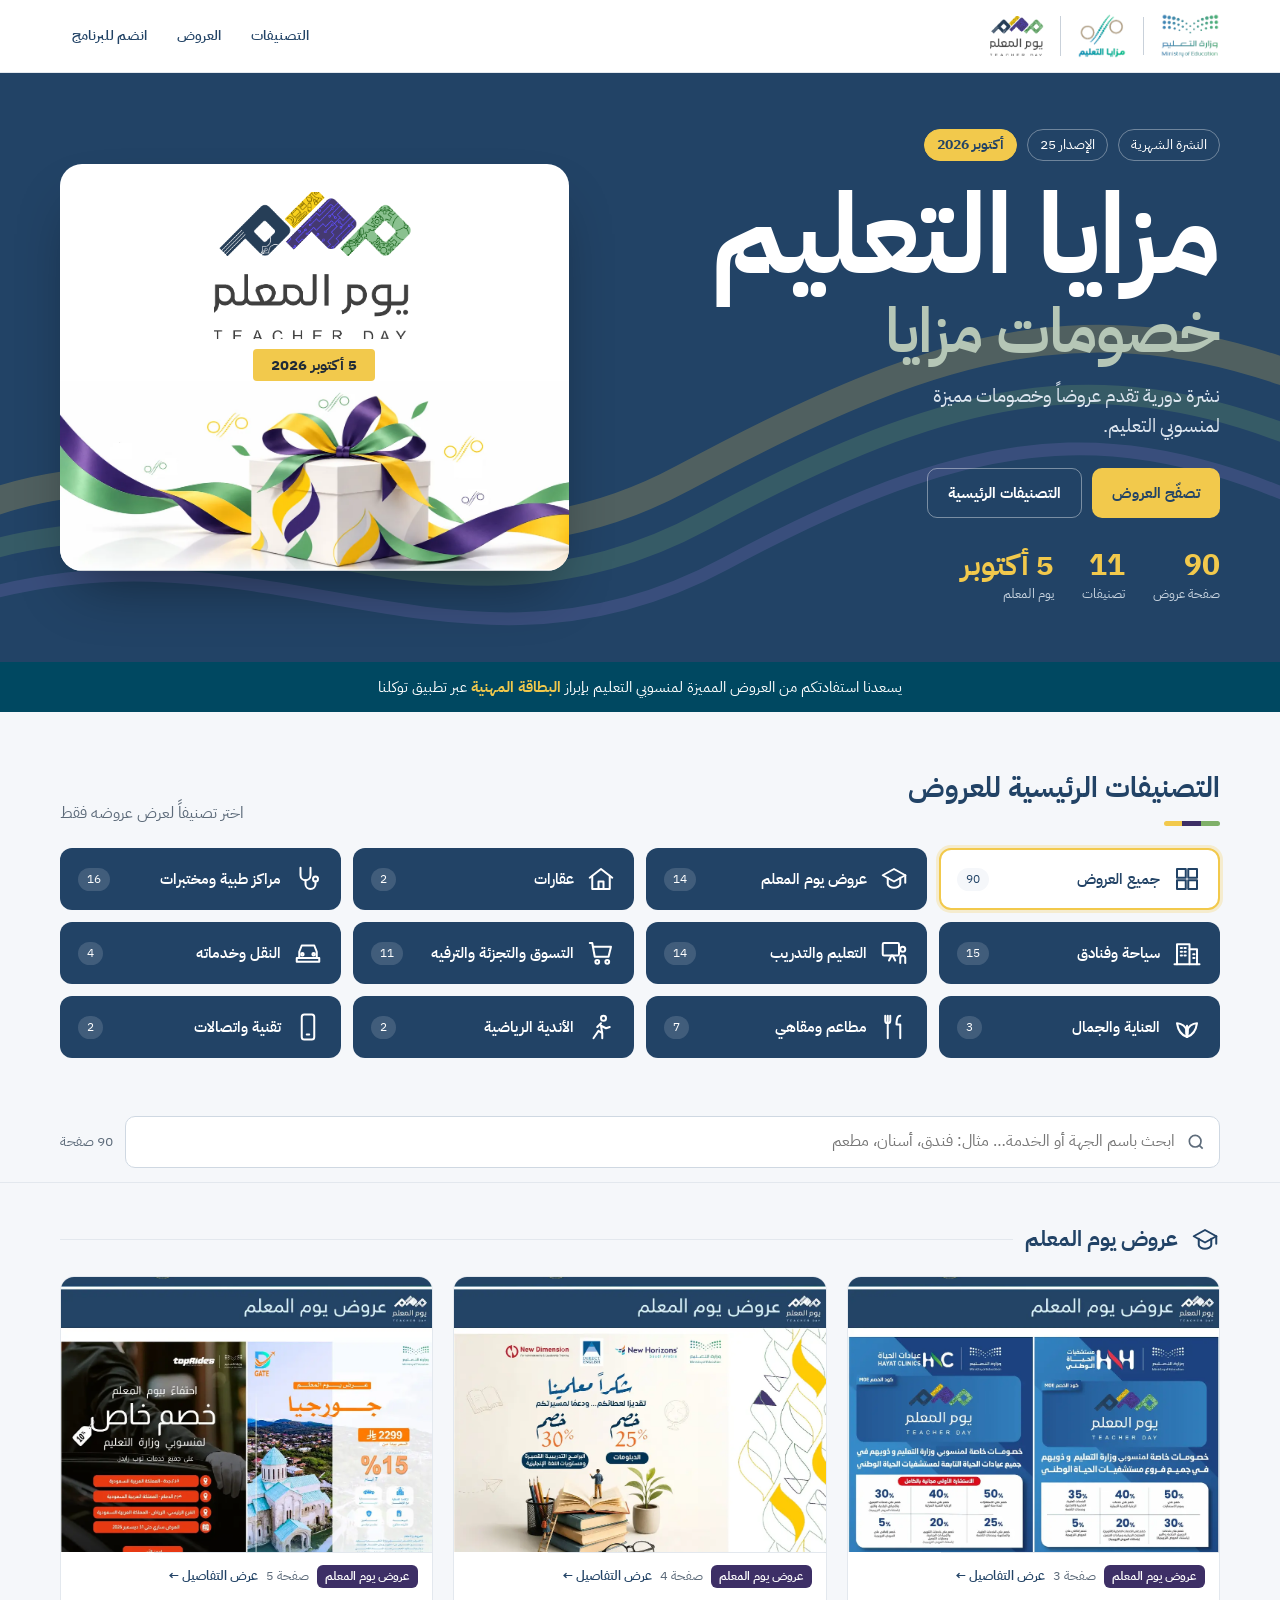
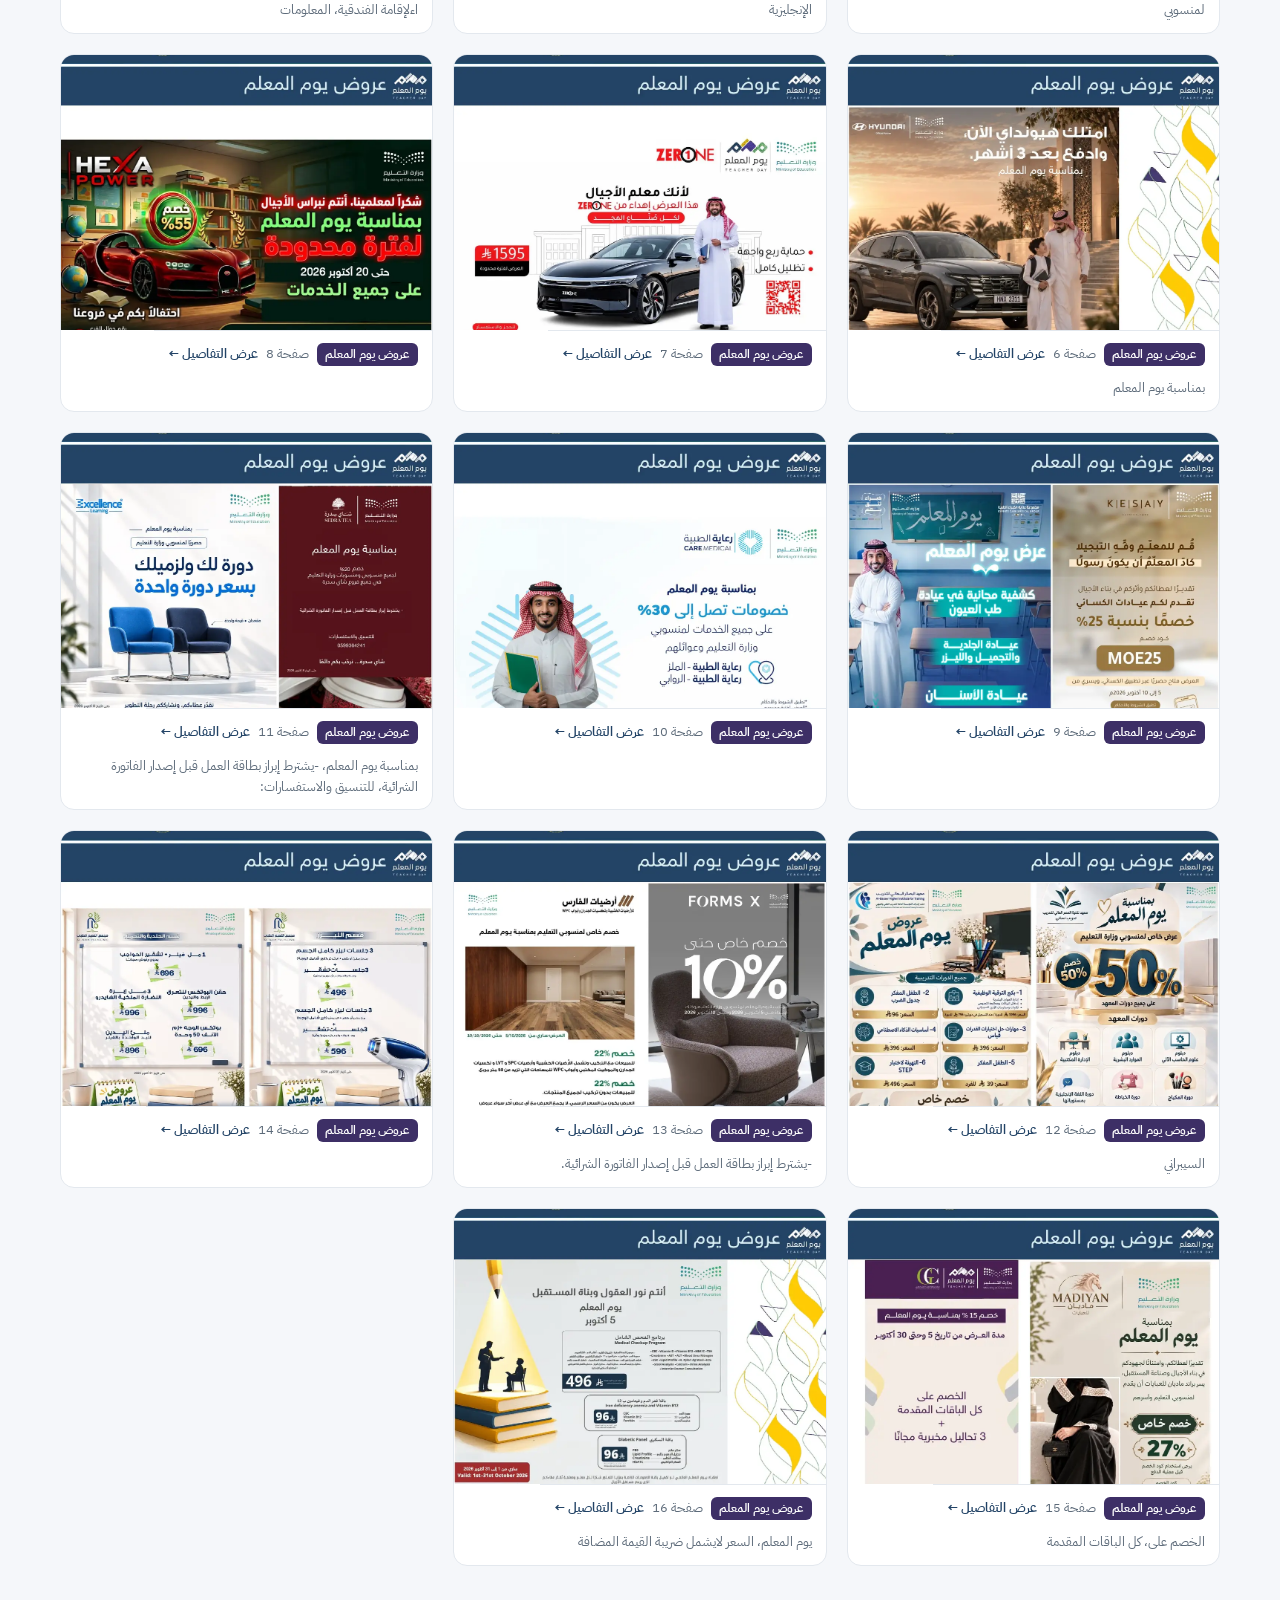
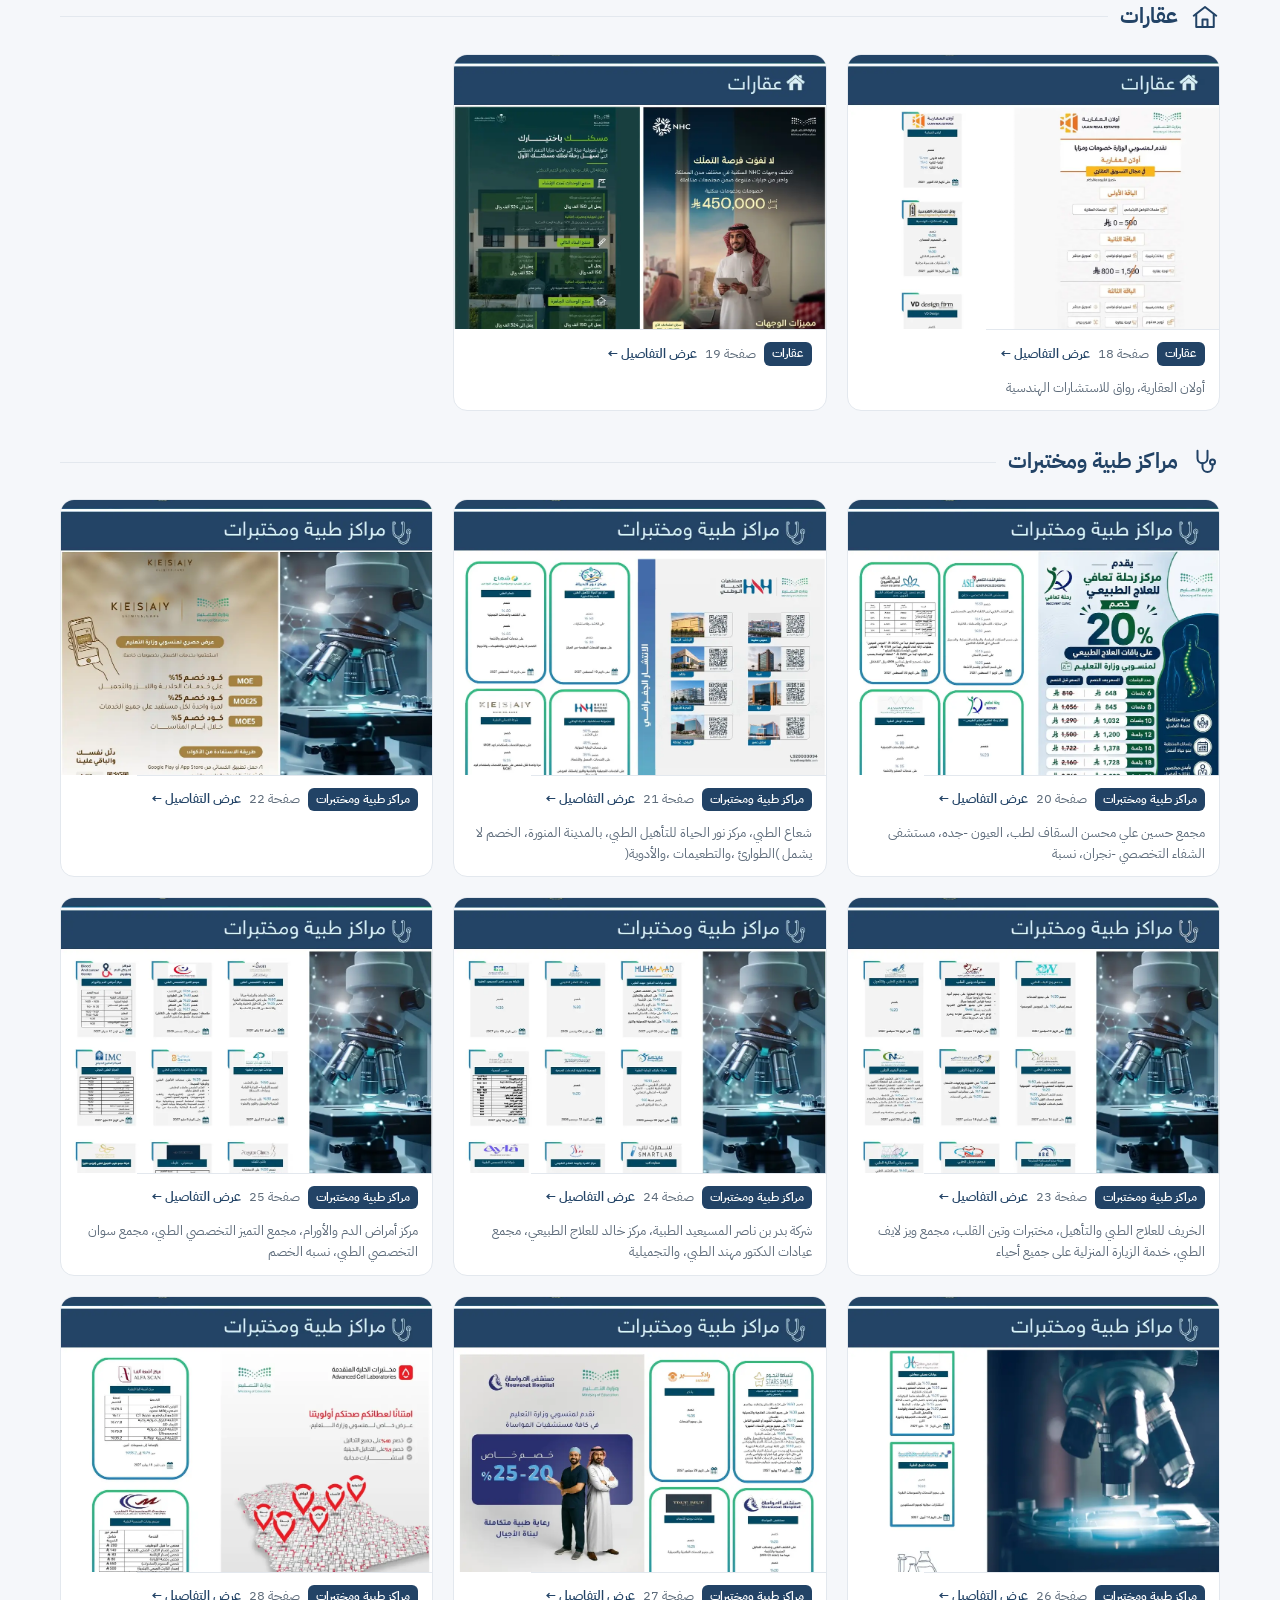
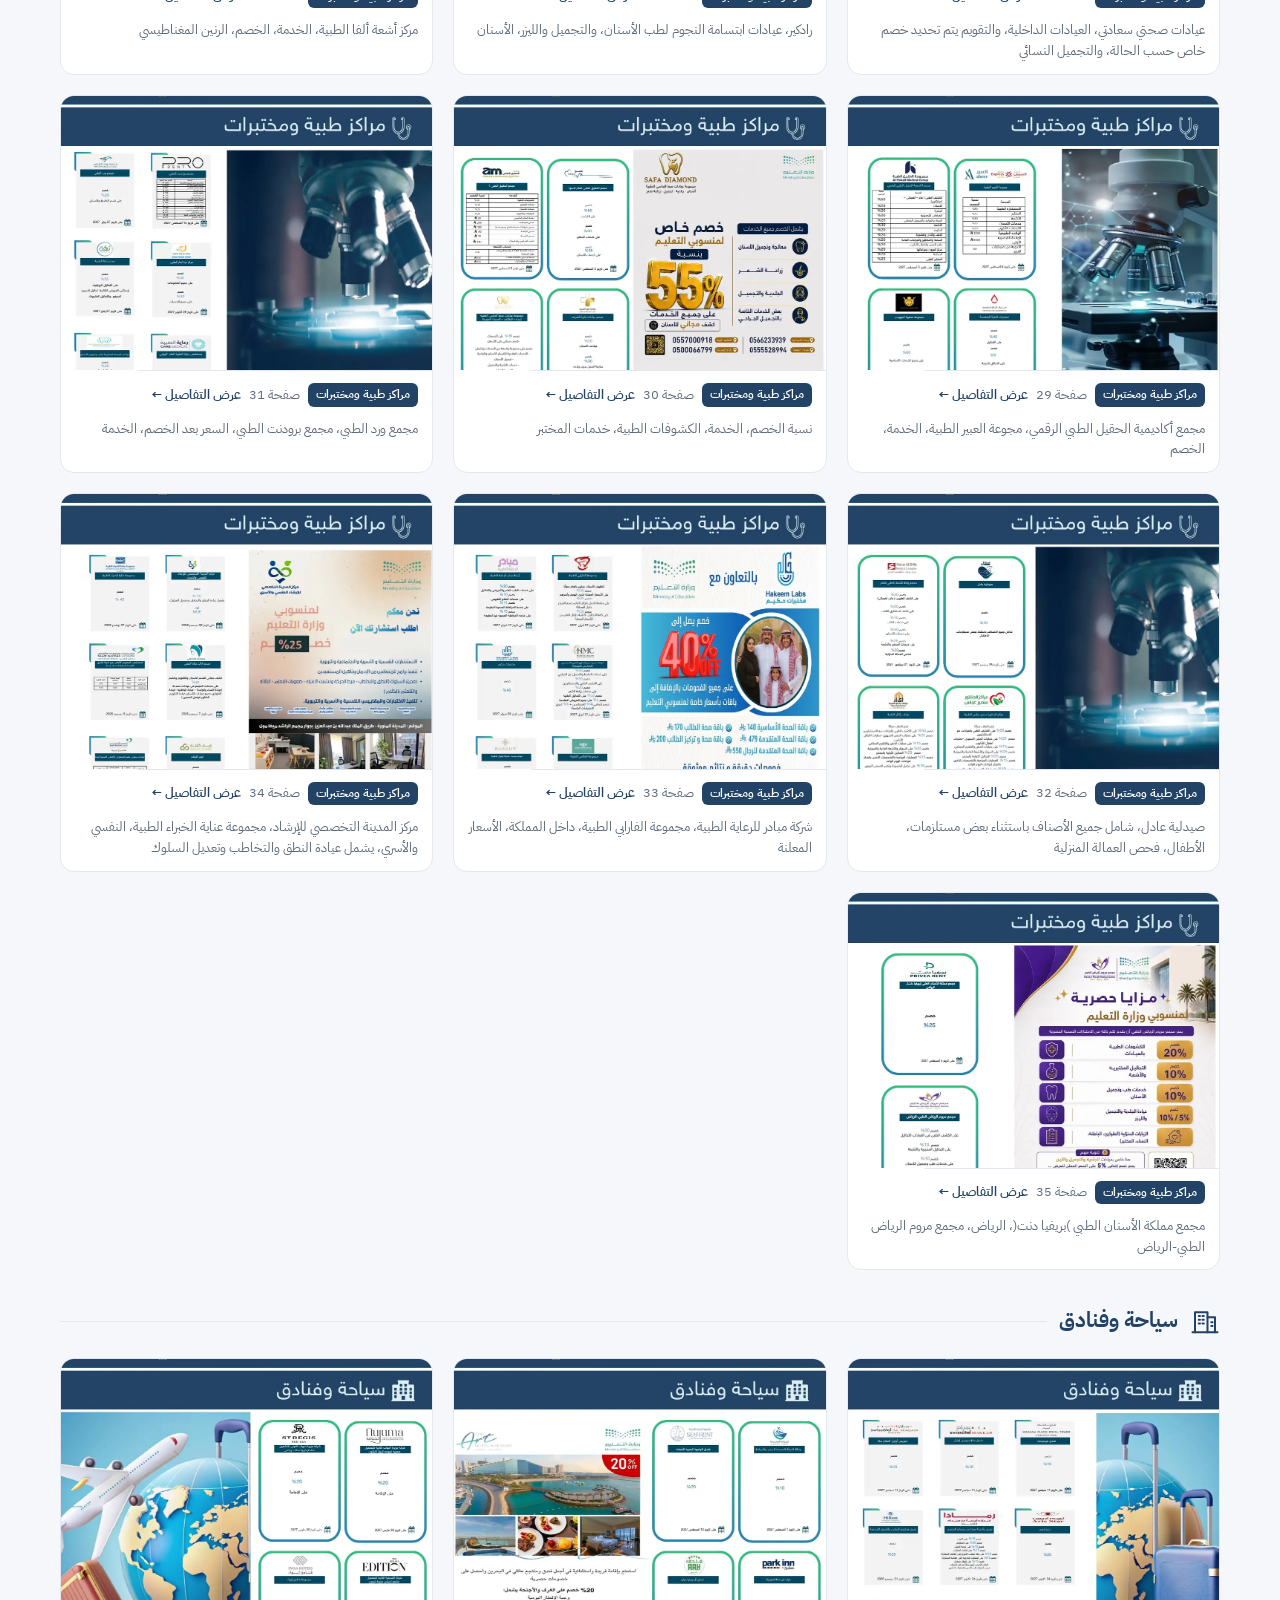
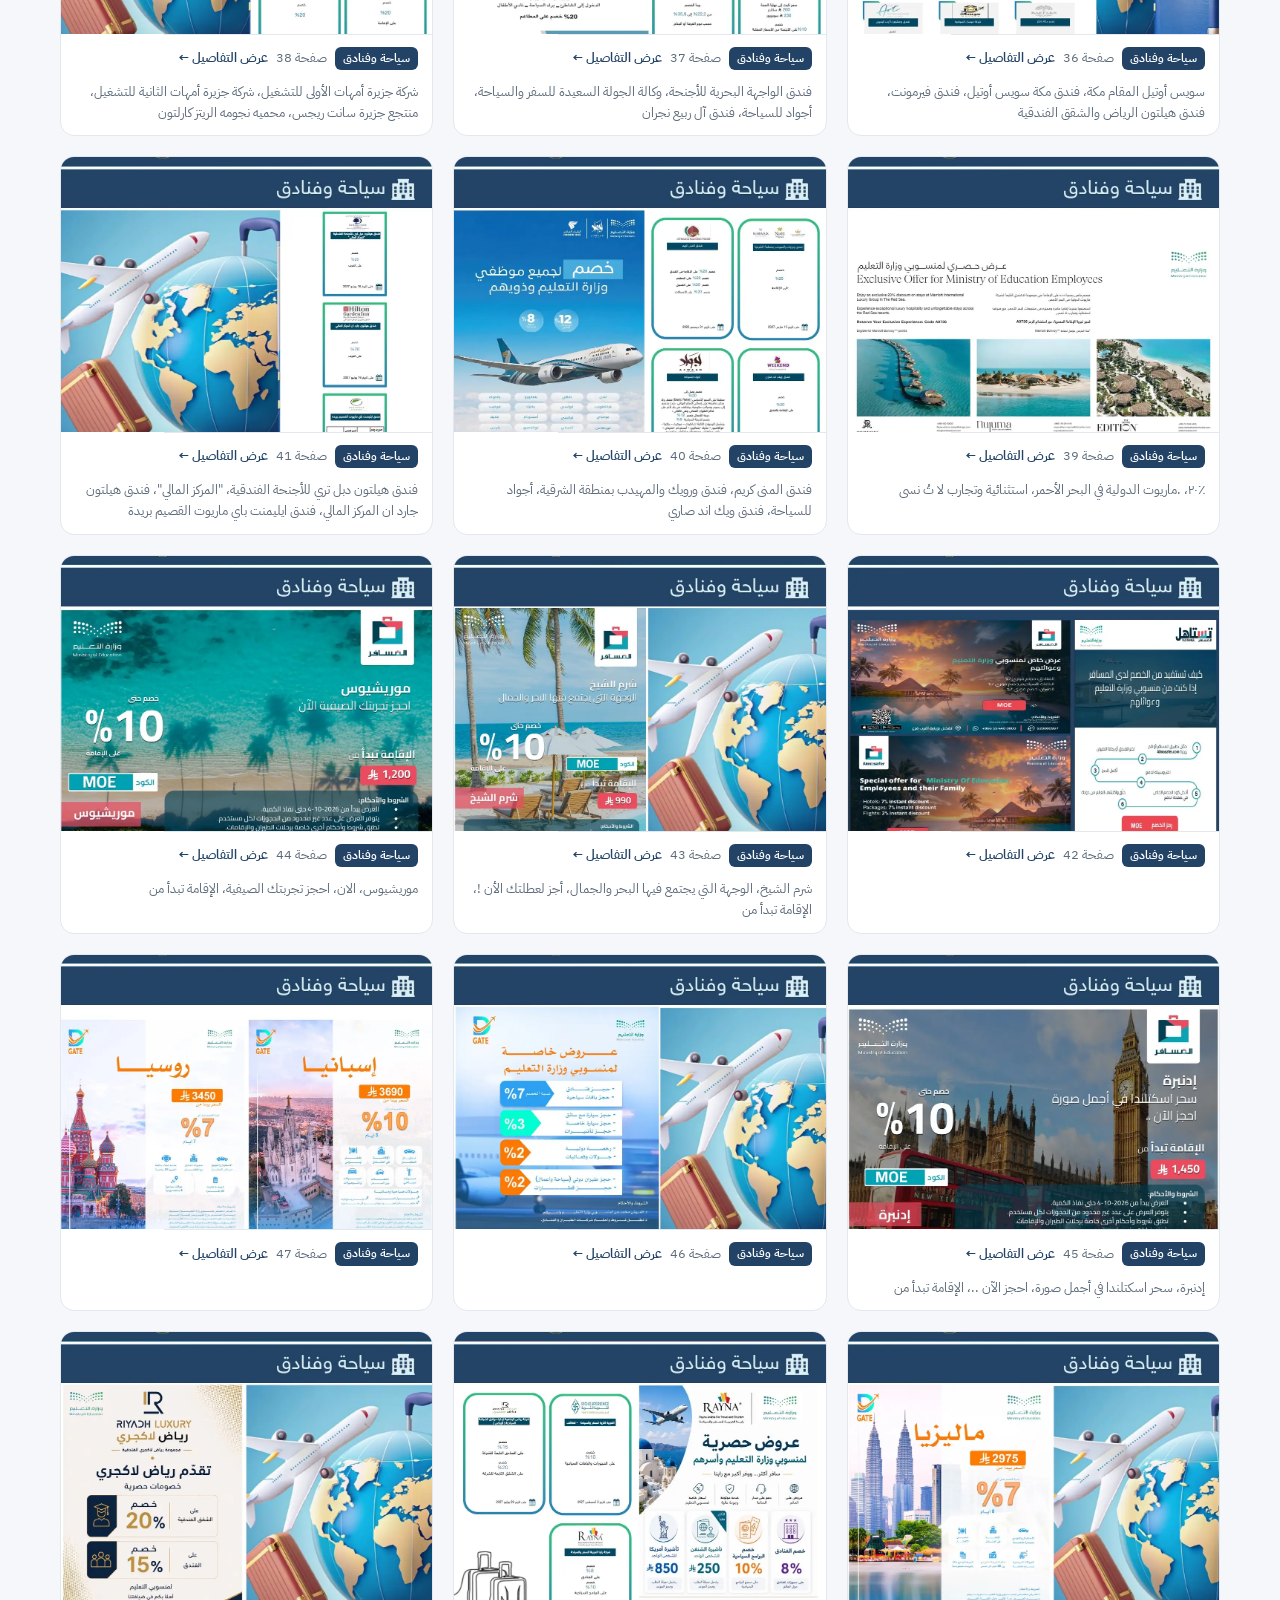
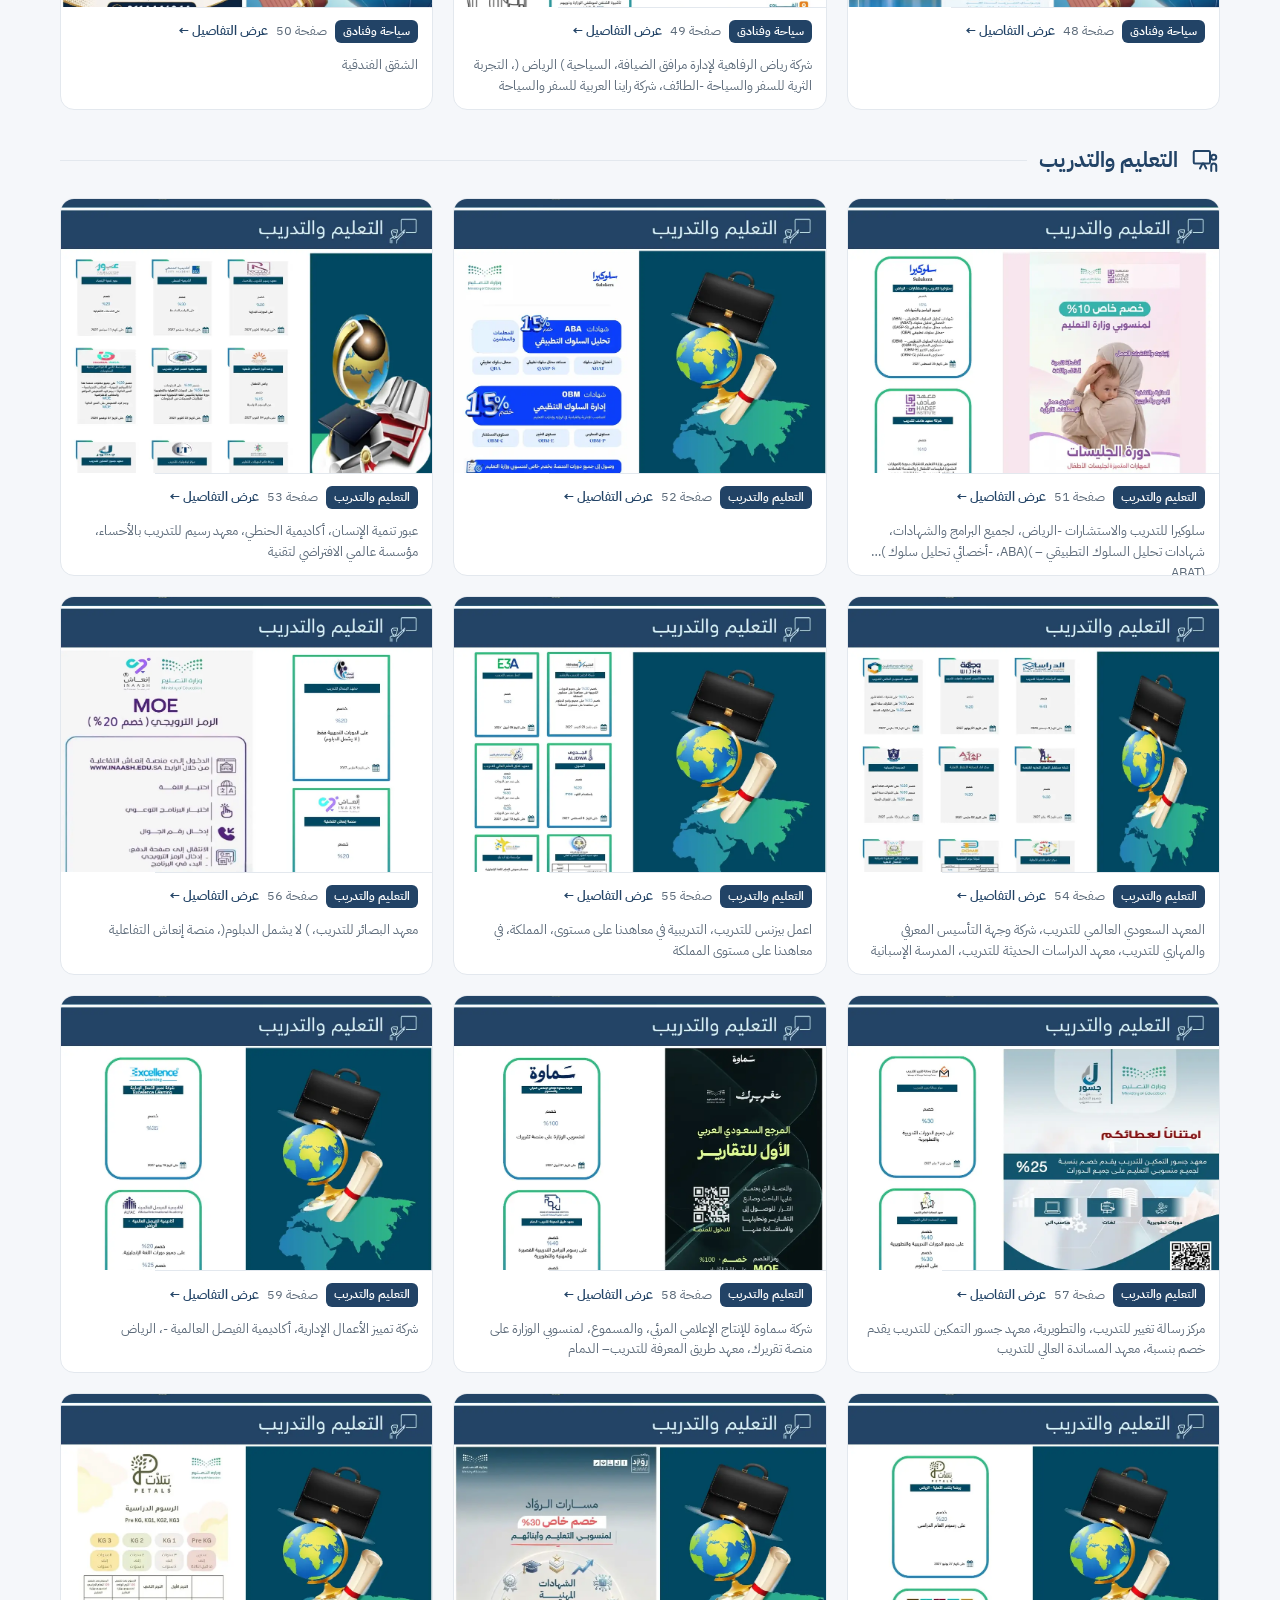
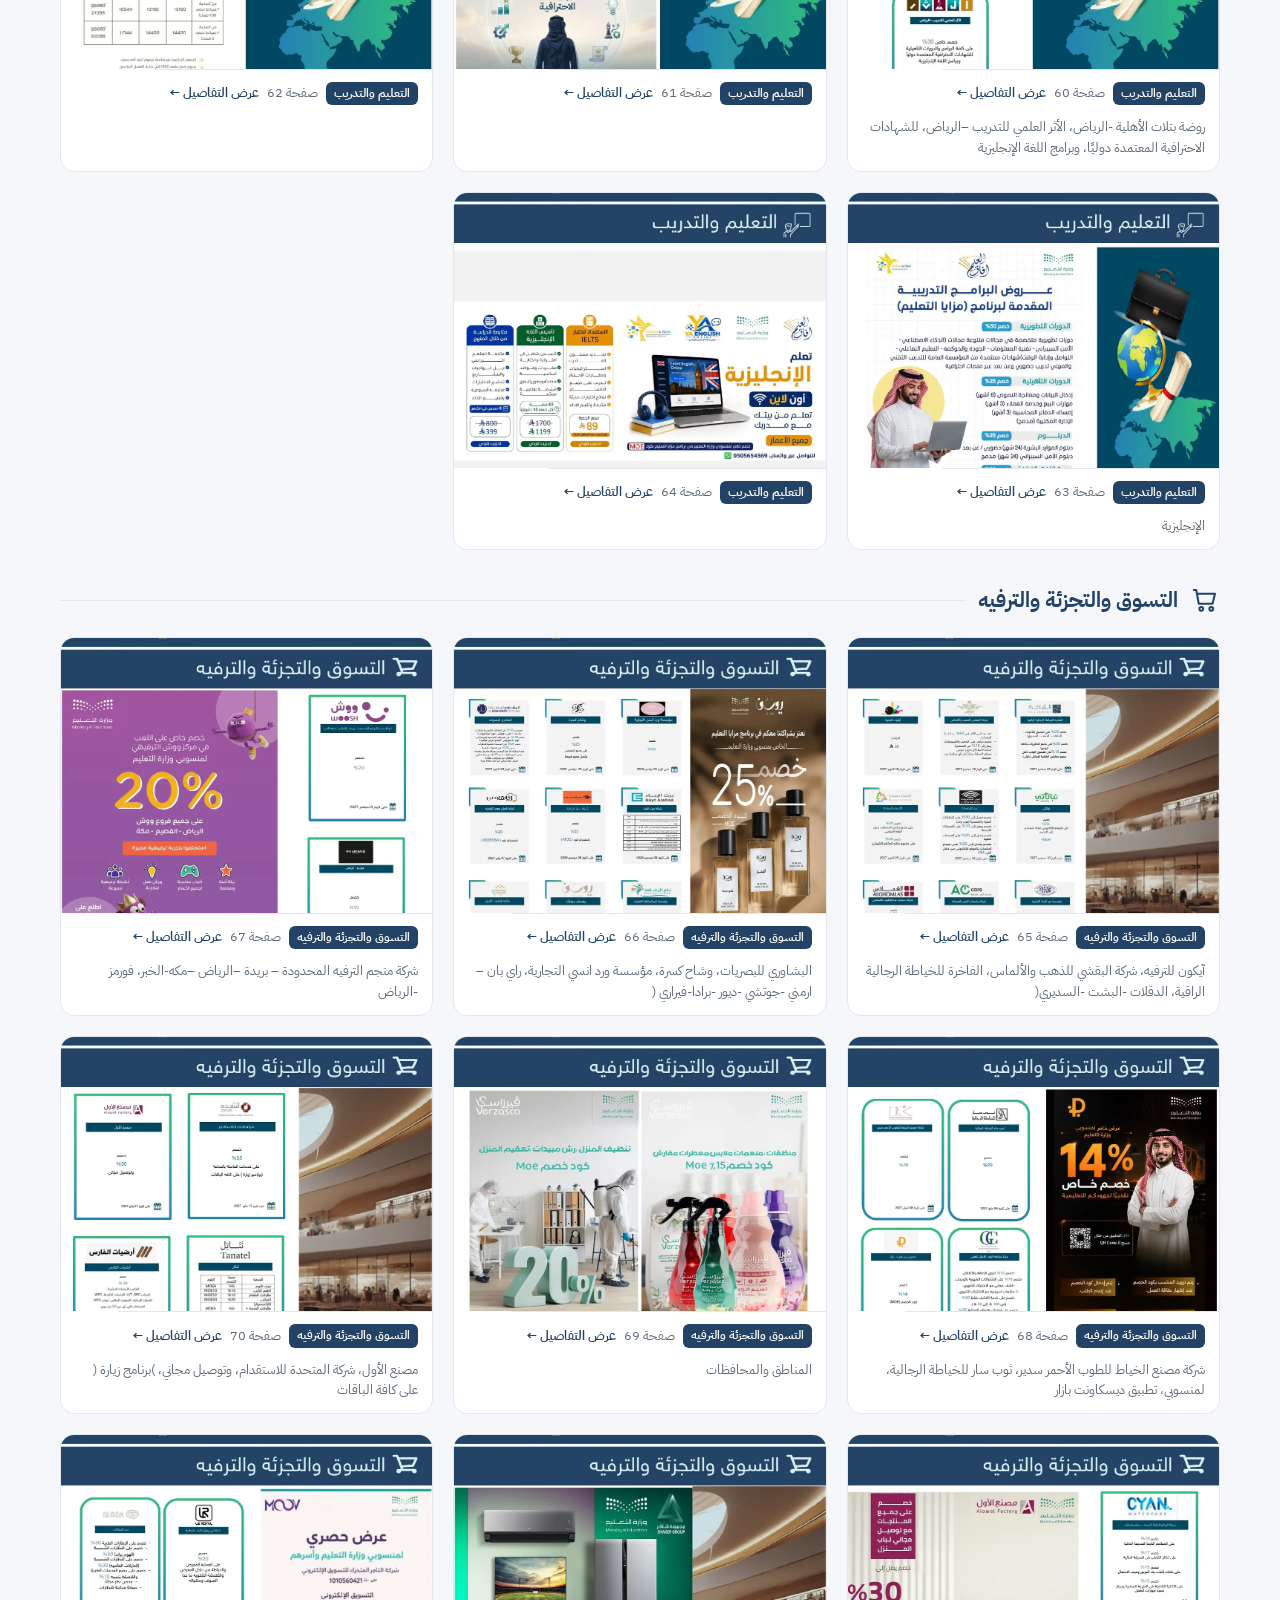
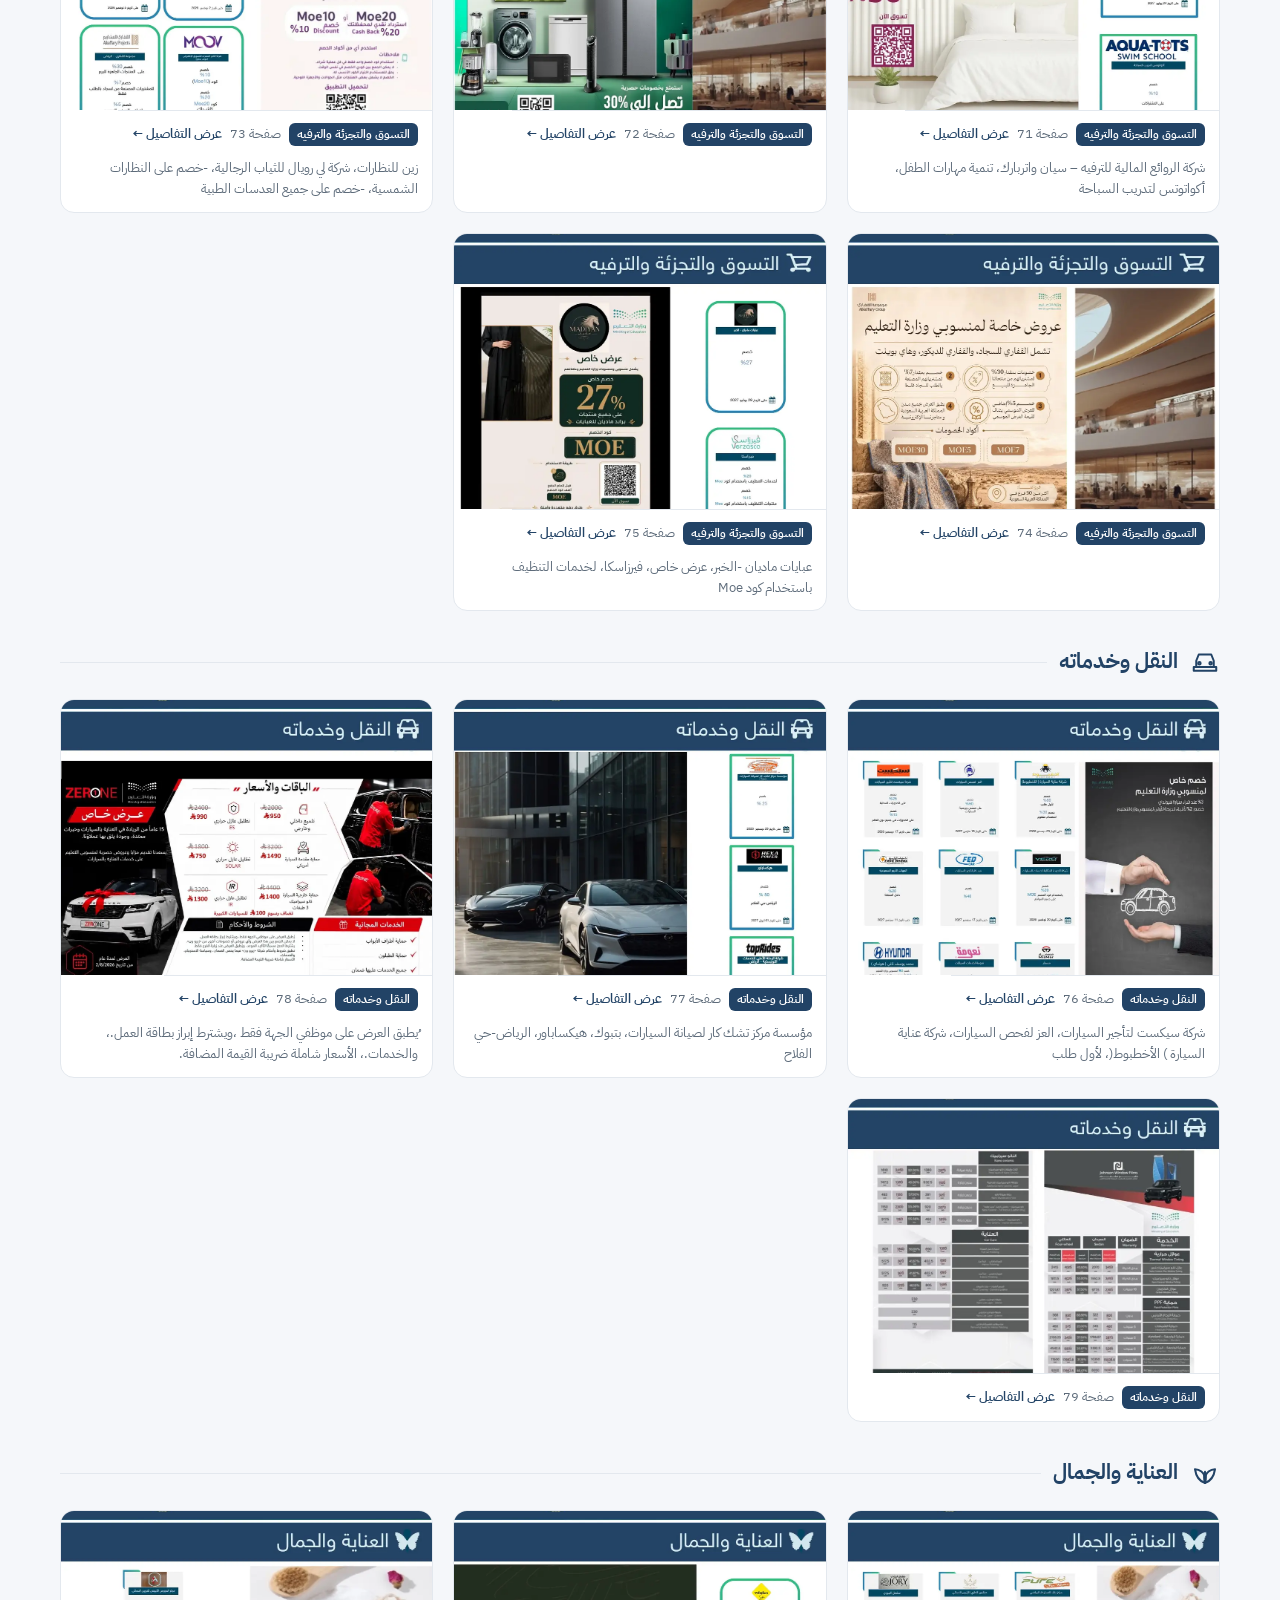
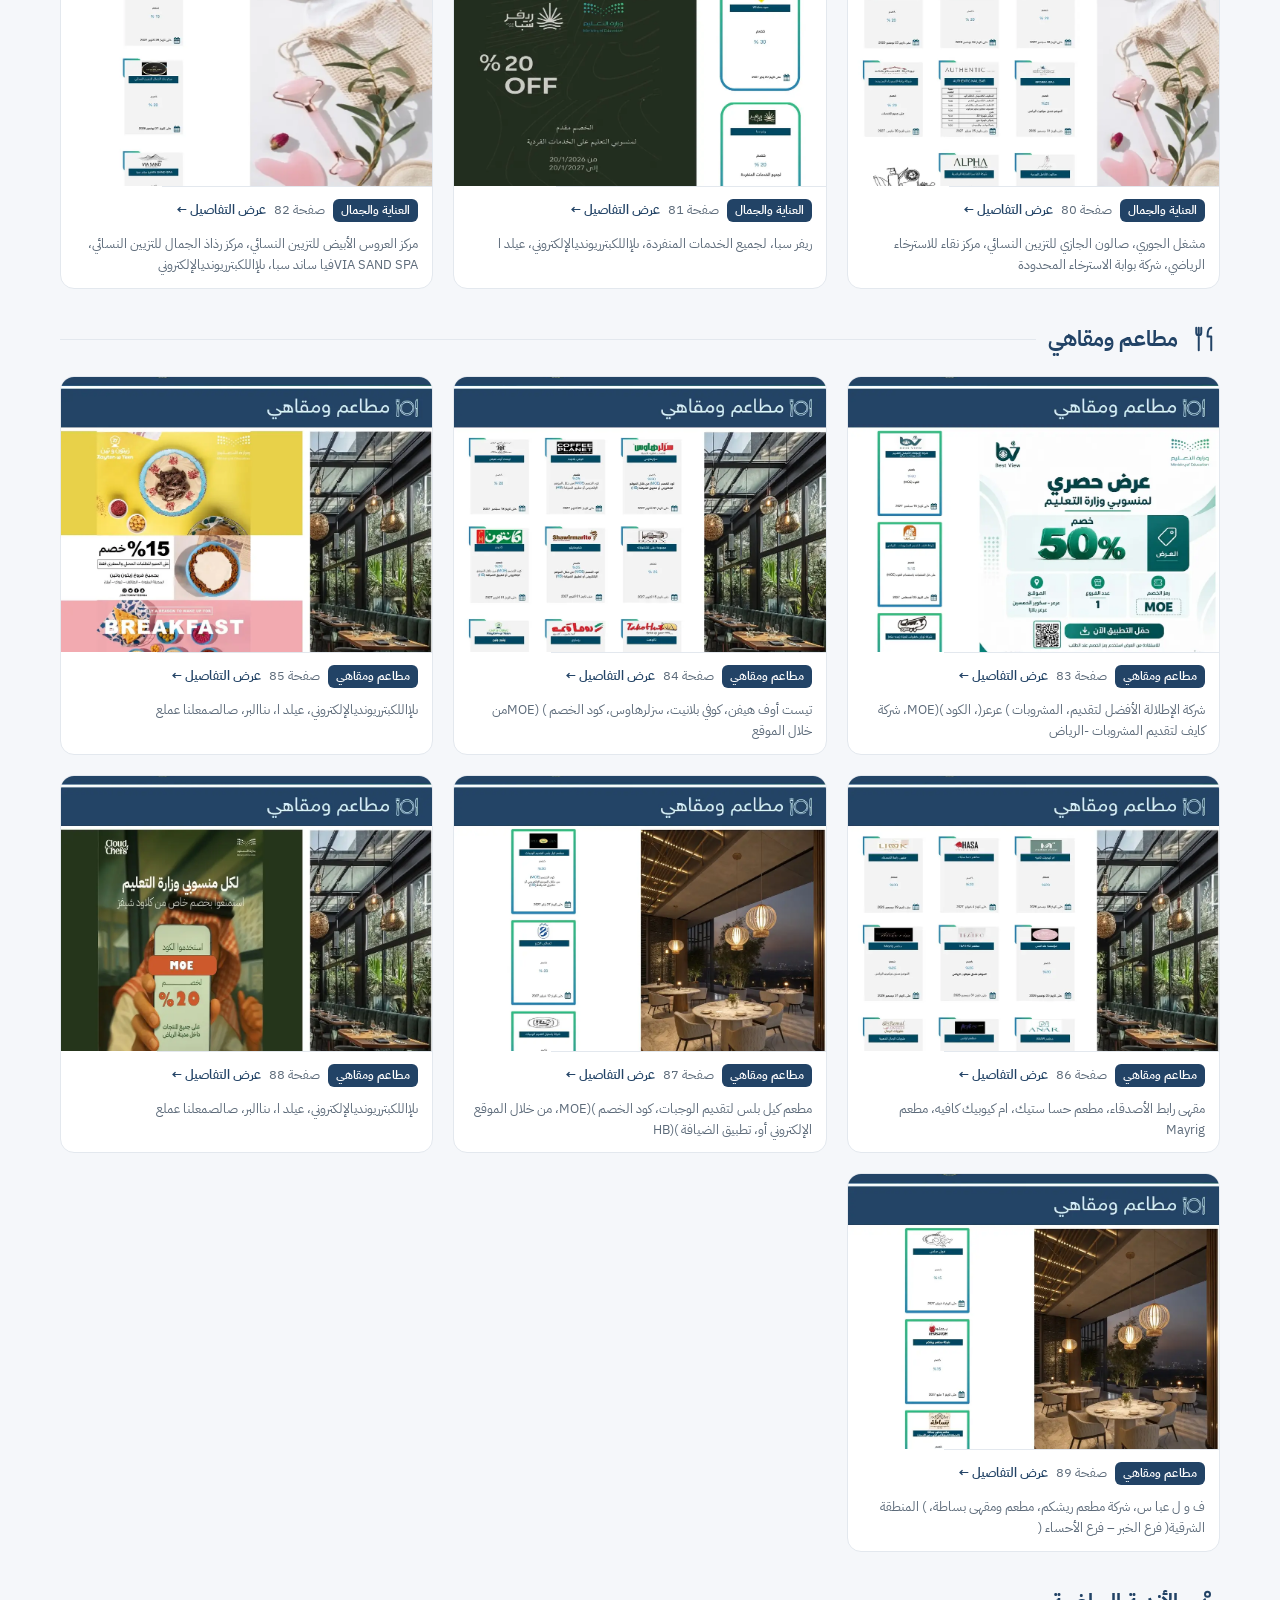
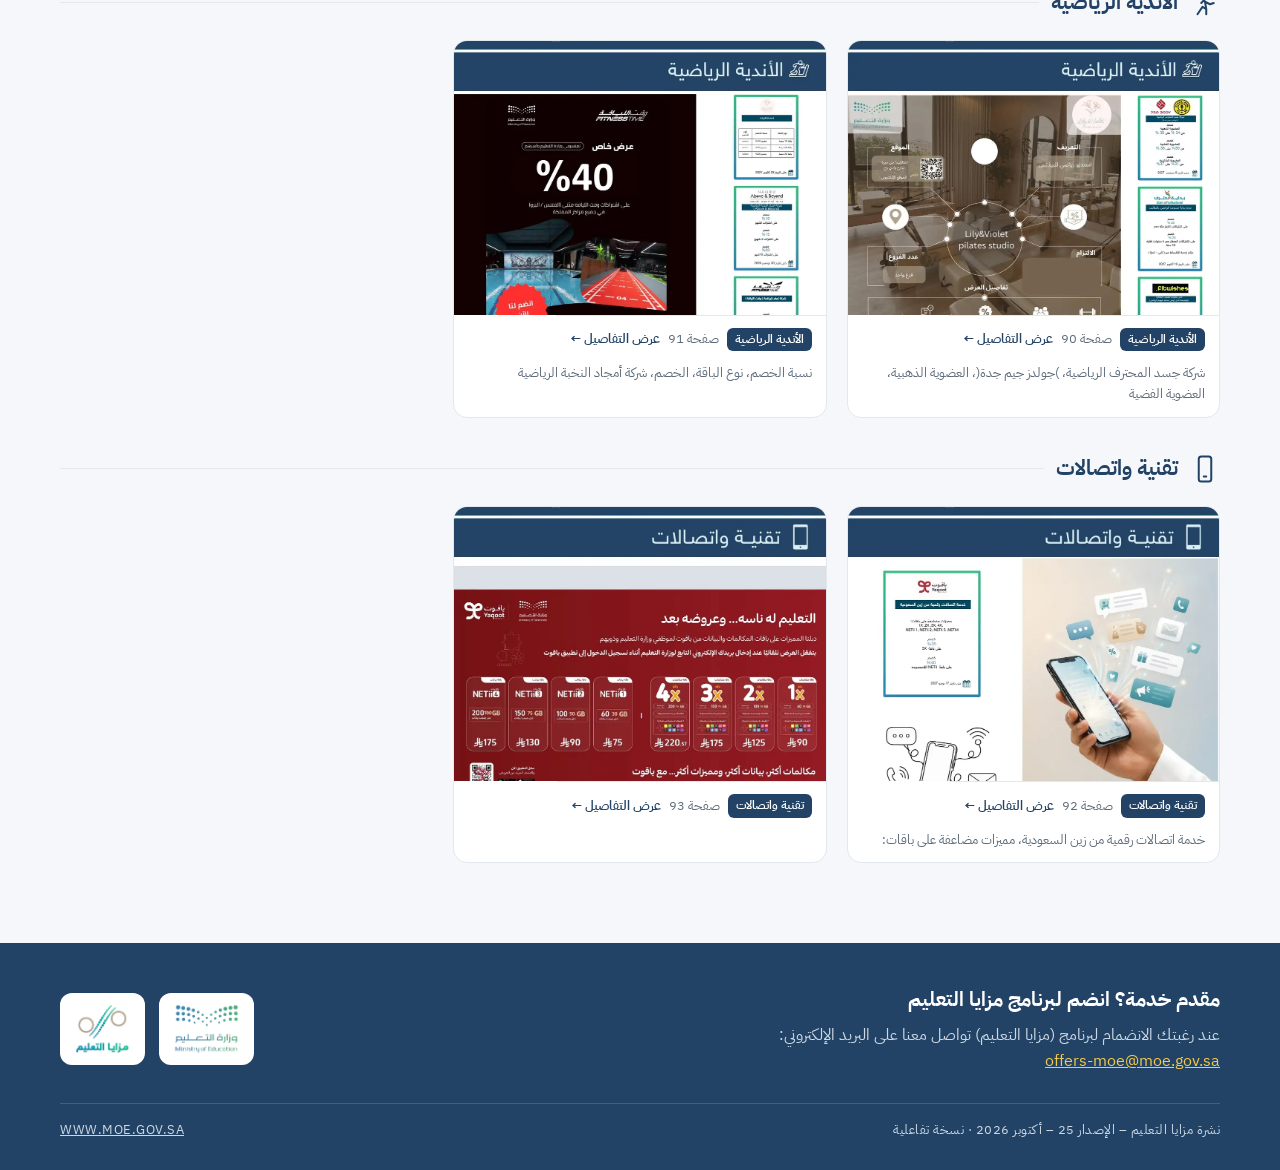
<file: interactive/index.html>
<!doctype html>
<html lang="ar" dir="rtl">
<head>
<meta charset="utf-8">
<meta name="viewport" content="width=device-width, initial-scale=1">
<title>مزايا التعليم – أكتوبر 2026</title>
<link rel="preconnect" href="https://fonts.googleapis.com">
<link href="https://fonts.googleapis.com/css2?family=IBM+Plex+Sans+Arabic:wght@400;500;600;700&display=swap" rel="stylesheet">
<style>
:root{
  --navy:#224366; --navy-2:#1a3452; --teal:#004861; --purple:#3d2f66;
  --yellow:#f2c94c; --yellow-soft:#efd36f; --green:#7fb069; --sage:#b5c6b6;
  --ink:#1f2a37; --muted:#5d6b7a; --line:#e3e8ee; --bg:#f5f7fa; --card:#fff;
}
*{box-sizing:border-box}
html{scroll-behavior:smooth}
body{margin:0;background:var(--bg);color:var(--ink);font-family:"IBM Plex Sans Arabic",Tahoma,"Segoe UI",sans-serif;line-height:1.6;-webkit-font-smoothing:antialiased}
img{display:block;max-width:100%}
button{font:inherit;cursor:pointer}
.wrap{max-width:1200px;margin:0 auto;padding:0 20px}

/* top bar */
.top{background:#fff;border-bottom:1px solid var(--line);position:sticky;top:0;z-index:30}
.top .wrap{display:flex;align-items:center;gap:18px;height:72px}
.logos{display:flex;align-items:center;gap:16px}
.logos img{height:46px;width:auto}
.logos .sep{width:1px;height:38px;background:#c9d1da}
.top nav{margin-inline-start:auto;display:flex;gap:6px}
.top nav a{color:var(--navy);text-decoration:none;font-weight:600;font-size:14px;padding:8px 12px;border-radius:8px}
.top nav a:hover{background:var(--bg)}
.td-mini{height:40px!important}

/* hero */
.hero{background:var(--navy);color:#fff;position:relative;overflow:hidden}
.hero .wrap{display:grid;grid-template-columns:1.1fr .9fr;gap:30px;align-items:center;padding-top:56px;padding-bottom:56px;position:relative;z-index:2}
.issue{display:inline-flex;gap:10px;align-items:center;font-size:14px;margin-bottom:18px}
.issue span{border:1px solid rgba(255,255,255,.35);border-radius:999px;padding:4px 12px}
.issue .y{background:var(--yellow);color:var(--navy);border-color:var(--yellow);font-weight:700}
.hero h1{font-size:clamp(54px,9vw,112px);line-height:1;margin:0 0 6px;font-weight:700;letter-spacing:-1px}
.hero h1 small{display:block;font-size:.55em;color:var(--sage);font-weight:600;margin-top:10px}
.hero p.lead{font-size:19px;color:#dbe4ee;margin:18px 0 26px;max-width:30ch}
.cta{display:flex;gap:10px;flex-wrap:wrap}
.btn{border:0;border-radius:10px;padding:12px 20px;font-weight:700;font-size:15px;text-decoration:none;display:inline-flex;align-items:center;gap:8px}
.btn.y{background:var(--yellow);color:var(--navy)}
.btn.o{background:transparent;color:#fff;border:1px solid rgba(255,255,255,.4)}
.btn:hover{filter:brightness(1.06)}
.hero-art{background:#fff;border-radius:22px;overflow:hidden;box-shadow:0 30px 60px -20px rgba(0,0,0,.45);position:relative}
.tdwrap{display:flex;flex-direction:column;align-items:center;gap:10px;padding:28px 20px 0}
.hero-art .tday{width:200px}
.hero-art .date{background:var(--yellow);color:var(--ink);font-weight:700;font-size:15px;padding:4px 18px;border-radius:4px}
.ribbons{position:absolute;inset:0;z-index:1;pointer-events:none;opacity:.22}
.stats{display:flex;gap:28px;margin-top:30px;flex-wrap:wrap}
.stats b{display:block;font-size:30px;color:var(--yellow);line-height:1.1}
.stats span{font-size:13px;color:#c7d3df}

/* strip */
.strip{background:var(--teal);color:#fff;text-align:center;padding:13px 16px;font-size:15px}
.strip strong{color:var(--yellow)}

/* sections */
section.block{padding:54px 0 10px}
.sec-head{display:flex;align-items:end;justify-content:space-between;gap:16px;margin-bottom:22px;flex-wrap:wrap}
.sec-head h2{margin:0;font-size:28px;color:var(--navy)}
.sec-head h2::after{content:"";display:block;width:56px;height:5px;border-radius:3px;background:linear-gradient(90deg,var(--yellow) 0 33%,var(--purple) 33% 66%,var(--green) 66%);margin-top:10px}
.sec-head p{margin:0;color:var(--muted)}

.cats{display:grid;grid-template-columns:repeat(auto-fill,minmax(240px,1fr));gap:12px}
.cat{display:flex;align-items:center;gap:12px;background:var(--navy);color:#fff;border:2px solid transparent;border-radius:12px;padding:14px 16px;text-align:start;transition:transform .15s,background .15s,border-color .15s}
.cat:hover{transform:translateY(-2px);background:var(--navy-2)}
.cat.on{border-color:var(--yellow);background:var(--navy-2);box-shadow:0 0 0 3px rgba(242,201,76,.25)}
.cat svg{width:30px;height:30px;flex:none;stroke:#fff;fill:none;stroke-width:1.6;stroke-linecap:round;stroke-linejoin:round}
.cat .n{font-weight:600;font-size:15px;flex:1}
.cat .c{background:rgba(255,255,255,.14);border-radius:999px;font-size:12px;padding:2px 9px}
.cat.all{background:#fff;color:var(--navy);border-color:var(--line)}
.cat.all svg{stroke:var(--navy)}
.cat.all .c{background:var(--bg)}
.cat.all.on{border-color:var(--yellow)}

/* toolbar */
.toolbar{position:sticky;top:72px;z-index:20;background:rgba(245,247,250,.95);backdrop-filter:blur(6px);padding:14px 0;margin-top:34px;border-bottom:1px solid var(--line)}
.toolbar .wrap{display:flex;gap:12px;align-items:center;flex-wrap:wrap}
.search{flex:1;min-width:220px;position:relative}
.search input{width:100%;font:inherit;font-size:16px;padding:12px 44px 12px 14px;border:1px solid #cfd8e2;border-radius:10px;background:#fff;color:var(--ink)}
.search input:focus{outline:none;border-color:var(--navy);box-shadow:0 0 0 3px rgba(34,67,102,.15)}
.search svg{position:absolute;right:14px;top:50%;transform:translateY(-50%);width:20px;height:20px;stroke:var(--muted);fill:none;stroke-width:2}
.count{color:var(--muted);font-size:14px;white-space:nowrap}
.chip{background:var(--yellow);color:var(--navy);border-radius:999px;padding:6px 12px;font-weight:600;font-size:13px;border:0;display:none}
.chip.show{display:inline-flex;gap:6px;align-items:center}

/* grid */
.grid{display:grid;grid-template-columns:repeat(auto-fill,minmax(320px,1fr));gap:20px;padding:26px 0 60px}
.group-title{grid-column:1/-1;display:flex;align-items:center;gap:12px;margin-top:14px;color:var(--navy);font-size:21px;font-weight:700}
.group-title svg{width:30px;height:30px;stroke:var(--navy);fill:none;stroke-width:1.6;stroke-linecap:round;stroke-linejoin:round}
.group-title::after{content:"";flex:1;height:1px;background:var(--line)}
.card{background:var(--card);border:1px solid var(--line);border-radius:14px;overflow:hidden;text-align:start;padding:0;transition:transform .15s,box-shadow .15s;display:flex;flex-direction:column}
.card:hover{transform:translateY(-3px);box-shadow:0 16px 30px -14px rgba(34,67,102,.35)}
.card:focus-visible{outline:3px solid var(--yellow);outline-offset:2px}
.crop{position:relative;width:100%;padding-top:74%;overflow:hidden;background:#eef2f6}
.crop img{position:absolute;inset-inline:0;top:-51.6%;width:100%;height:auto;opacity:0;transition:opacity .3s}
.crop img.ld{opacity:1}
.card .meta{display:flex;align-items:center;gap:8px;padding:12px 14px;border-top:1px solid var(--line)}
.tag{font-size:12px;font-weight:600;color:#fff;background:var(--navy);border-radius:6px;padding:2px 8px}
.tag.teacher{background:var(--purple)}
.card .pg{color:var(--muted);font-size:13px}
.card .zoom{margin-inline-start:auto;color:var(--navy);font-size:13px;font-weight:600}
.card .names{padding:0 14px 12px;font-size:13px;color:var(--muted);display:-webkit-box;-webkit-line-clamp:2;-webkit-box-orient:vertical;overflow:hidden;min-height:0}
.empty{grid-column:1/-1;text-align:center;color:var(--muted);padding:60px 0}

/* lightbox */
.lb{position:fixed;inset:0;background:rgba(12,24,38,.94);z-index:100;display:none;flex-direction:column}
.lb.open{display:flex}
.lb-bar{display:flex;align-items:center;gap:10px;padding:12px 16px;color:#fff}
.lb-bar .t{font-weight:600;flex:1;min-width:0;overflow:hidden;text-overflow:ellipsis;white-space:nowrap}
.ib{width:42px;height:42px;border-radius:10px;border:1px solid rgba(255,255,255,.25);background:rgba(255,255,255,.06);color:#fff;display:grid;place-items:center}
.ib:hover{background:rgba(255,255,255,.16)}
.ib svg{width:20px;height:20px;stroke:currentColor;fill:none;stroke-width:2}
.lb-body{flex:1;overflow:auto;display:flex;justify-content:center;align-items:flex-start;padding:0 16px 24px}
.lb-body img{max-height:calc(100vh - 90px);width:auto;border-radius:6px;background:#fff;cursor:zoom-in}
.lb.z .lb-body img{max-height:none;width:min(1000px,100%);cursor:zoom-out}

footer{background:var(--navy);color:#cdd8e4;padding:40px 0 30px;margin-top:20px}
footer .wrap{display:grid;grid-template-columns:1.4fr 1fr;gap:28px;align-items:center}
footer h3{color:#fff;margin:0 0 8px;font-size:20px}
footer a{color:var(--yellow)}
.flogos{display:flex;gap:14px;justify-content:flex-end;align-items:center}
.flogos div{background:#fff;border-radius:12px;padding:10px 14px}
.flogos img{height:52px;width:auto}
.fine{grid-column:1/-1;border-top:1px solid rgba(255,255,255,.15);padding-top:16px;font-size:13px;display:flex;justify-content:space-between;flex-wrap:wrap;gap:8px;letter-spacing:.5px}

@media (max-width:820px){
  .hero .wrap{grid-template-columns:1fr;padding-top:36px;padding-bottom:40px}
  .top nav{display:none}
  .logos img{height:38px}
  .td-mini{display:none}
  footer .wrap{grid-template-columns:1fr}
  .flogos{justify-content:flex-start}
  .grid{grid-template-columns:1fr}
  .toolbar{top:72px}
  .hero-art .tday{width:150px}
}
@media (max-width:420px){.wrap{padding:0 16px}.cats{grid-template-columns:1fr 1fr}.cat{padding:12px}.cat .n{font-size:13px}.cat svg{width:24px;height:24px}}
</style>
</head>
<body>

<header class="top">
  <div class="wrap">
    <div class="logos">
      <img src="img/moe.png" alt="وزارة التعليم">
      <span class="sep"></span>
      <img src="img/mazaya.png" alt="مزايا التعليم">
      <span class="sep td-mini"></span>
      <img class="td-mini" src="img/teacherday.png" alt="يوم المعلم">
    </div>
    <nav>
      <a href="#cats">التصنيفات</a>
      <a href="#offers">العروض</a>
      <a href="#contact">انضم للبرنامج</a>
    </nav>
  </div>
</header>

<section class="hero">
  <svg class="ribbons" viewBox="0 0 1200 520" preserveAspectRatio="xMidYMid slice" aria-hidden="true">
    <path d="M-50 420 C 200 300, 380 520, 640 380 S 1050 200, 1300 320" stroke="#f2c94c" stroke-width="26" fill="none"/>
    <path d="M-50 460 C 220 360, 400 560, 660 420 S 1060 260, 1300 380" stroke="#7fb069" stroke-width="18" fill="none"/>
    <path d="M-50 500 C 240 400, 420 600, 680 460 S 1070 320, 1300 440" stroke="#8b78c9" stroke-width="12" fill="none"/>
  </svg>
  <div class="wrap">
    <div>
      <div class="issue"><span>النشرة الشهرية</span><span>الإصدار 25</span><span class="y">أكتوبر 2026</span></div>
      <h1>مزايا التعليم<small>خصومات مزايا</small></h1>
      <p class="lead">نشرة دورية تقدم عروضاً وخصومات مميزة لمنسوبي التعليم.</p>
      <div class="cta">
        <a class="btn y" href="#offers">تصفّح العروض</a>
        <a class="btn o" href="#cats">التصنيفات الرئيسية</a>
      </div>
      <div class="stats">
        <div><b id="stPages">0</b><span>صفحة عروض</span></div>
        <div><b id="stCats">0</b><span>تصنيفات</span></div>
        <div><b>5 أكتوبر</b><span>يوم المعلم</span></div>
      </div>
    </div>
    <div class="hero-art">
      <div class="tdwrap"><img class="tday" src="img/teacherday.png" alt="يوم المعلم – Teacher Day"><span class="date">5 أكتوبر 2026</span></div>
      <img src="img/gift.webp" alt="">
    </div>
  </div>
</section>

<div class="strip">يسعدنا استفادتكم من العروض المميزة لمنسوبي التعليم بإبراز <strong>البطاقة المهنية</strong> عبر تطبيق توكلنا</div>

<section class="block" id="cats">
  <div class="wrap">
    <div class="sec-head">
      <h2>التصنيفات الرئيسية للعروض</h2>
      <p>اختر تصنيفاً لعرض عروضه فقط</p>
    </div>
    <div class="cats" id="catGrid"></div>
  </div>
</section>

<div class="toolbar" id="offers">
  <div class="wrap">
    <label class="search">
      <svg viewBox="0 0 24 24"><circle cx="11" cy="11" r="7"/><path d="M20 20l-4-4"/></svg>
      <input id="q" type="search" placeholder="ابحث باسم الجهة أو الخدمة… مثال: فندق، أسنان، مطعم" autocomplete="off">
    </label>
    <button class="chip" id="chip" title="إلغاء التصفية"></button>
    <span class="count" id="count"></span>
  </div>
</div>

<main class="wrap">
  <div class="grid" id="grid"></div>
</main>

<footer id="contact">
  <div class="wrap">
    <div>
      <h3>مقدم خدمة؟ انضم لبرنامج مزايا التعليم</h3>
      <p style="margin:0">عند رغبتك الانضمام لبرنامج (مزايا التعليم) تواصل معنا على البريد الإلكتروني:<br>
      <a href="mailto:offers-moe@moe.gov.sa" dir="ltr">offers-moe@moe.gov.sa</a></p>
    </div>
    <div class="flogos">
      <div><img src="img/moe.png" alt="وزارة التعليم"></div>
      <div><img src="img/mazaya.png" alt="مزايا التعليم"></div>
    </div>
    <div class="fine"><span>نشرة مزايا التعليم – الإصدار 25 – أكتوبر 2026 · نسخة تفاعلية</span><a href="https://www.moe.gov.sa" dir="ltr" style="color:#cdd8e4">WWW.MOE.GOV.SA</a></div>
  </div>
</footer>

<div class="lb" id="lb" role="dialog" aria-modal="true" aria-label="عرض الصفحة">
  <div class="lb-bar">
    <button class="ib" id="lbClose" aria-label="إغلاق"><svg viewBox="0 0 24 24"><path d="M6 6l12 12M18 6L6 18"/></svg></button>
    <div class="t" id="lbTitle"></div>
    <button class="ib" id="lbZoom" aria-label="تكبير"><svg viewBox="0 0 24 24"><circle cx="11" cy="11" r="7"/><path d="M20 20l-4-4M11 8v6M8 11h6"/></svg></button>
    <button class="ib" id="lbPrev" aria-label="السابق"><svg viewBox="0 0 24 24"><path d="M9 6l6 6-6 6"/></svg></button>
    <button class="ib" id="lbNext" aria-label="التالي"><svg viewBox="0 0 24 24"><path d="M15 6l-6 6 6 6"/></svg></button>
  </div>
  <div class="lb-body" id="lbBody"><img id="lbImg" alt=""></div>
</div>

<script>
const DATA = {"cats": [{"k": "teacher", "n": "عروض يوم المعلم", "a": 3, "b": 16}, {"k": "realestate", "n": "عقارات", "a": 18, "b": 19}, {"k": "medical", "n": "مراكز طبية ومختبرات", "a": 20, "b": 35}, {"k": "tourism", "n": "سياحة وفنادق", "a": 36, "b": 50}, {"k": "education", "n": "التعليم والتدريب", "a": 51, "b": 64}, {"k": "shopping", "n": "التسوق والتجزئة والترفيه", "a": 65, "b": 75}, {"k": "transport", "n": "النقل وخدماته", "a": 76, "b": 79}, {"k": "beauty", "n": "العناية والجمال", "a": 80, "b": 82}, {"k": "food", "n": "مطاعم ومقاهي", "a": 83, "b": 89}, {"k": "sports", "n": "الأندية الرياضية", "a": 90, "b": 91}, {"k": "tech", "n": "تقنية واتصالات", "a": 92, "b": 93}], "pages": [{"p": 3, "c": "teacher", "t": "لمنسوبي · حتى تاريخ  30أكتوبر 2026", "d": ["30 أكتوبر 2026"], "m": null}, {"p": 4, "c": "teacher", "t": "الإنجليزية · حتى تاريخ  8أكتوبر 2026", "d": ["8 أكتوبر 2026"], "m": null}, {"p": 5, "c": "teacher", "t": "فر ع · اءلإقامة الفندقیة · المعلومات", "d": [], "m": null}, {"p": 6, "c": "teacher", "t": "بمناسبة يوم المعلم · حتى تاريخ  15أكتوبر 2026", "d": ["15 أكتوبر 2026"], "m": null}, {"p": 7, "c": "teacher", "t": "", "d": [], "m": null}, {"p": 8, "c": "teacher", "t": "حتى  20أكتوبر 2026", "d": ["20 أكتوبر 2026"], "m": null}, {"p": 9, "c": "teacher", "t": "", "d": [], "m": null}, {"p": 10, "c": "teacher", "t": "حتى تاريخ  30أكتوبر 2026", "d": ["30 أكتوبر 2026"], "m": null}, {"p": 11, "c": "teacher", "t": "بمناسبة يوم المعلم · %20 · -يشترط إبراز بطاقة العمل قبل إصدار الفاتورة الشرائية · للتنسيق والاستفسارات: · 0599364241 · حتى تاريخ  8أكتوبر 2026", "d": ["8 أكتوبر 2026"], "m": 20}, {"p": 12, "c": "teacher", "t": "السيبراني · حتى تاريخ  15أكتوبر 2026 · حتى تاريخ  11أكتوبر 2026", "d": ["11 أكتوبر 2026", "15 أكتوبر 2026"], "m": null}, {"p": 13, "c": "teacher", "t": "5/10/2026 · -يشترط إبراز بطاقة العمل قبل إصدار الفاتورة الشرائية.", "d": [], "m": null}, {"p": 14, "c": "teacher", "t": "حتى تاريخ  31أكتوبر 2026", "d": ["31 أكتوبر 2026"], "m": null}, {"p": 15, "c": "teacher", "t": "الخصم على · كل الباقات المقدمة · 3تحاليل مخبرية مجاًنا · حتى تاريخ  15أكتوبر 2026", "d": ["15 أكتوبر 2026"], "m": null}, {"p": 16, "c": "teacher", "t": "يوم المعلم · 5أكتوبر · السعر لایشمل ضریبة القیمة المضافة · ساري من  1إلى  31أكتوبر 2026", "d": ["31 أكتوبر 2026"], "m": null}, {"p": 18, "c": "realestate", "t": "أولان العقارية · خصم · الباقة الأولى %100 · الباقة الثانية %45 · الباقة الثالثة %40 · حتى تاريخ  22أكتوبر 2027 · رواق للاستشارات الهندسية · %25 · على التصميم المعماري · %30 · على التصميم الداخلي · 3استشارات هندسية مجانية · حتى تاريخ  15أكتوبر 2027 · VD Design · %20 · حتى تاريخ  8سبتمبر 2027", "d": ["15 أكتوبر 2027", "22 أكتوبر 2027", "8 سبتمبر 2027"], "m": 45}, {"p": 19, "c": "realestate", "t": "", "d": [], "m": null}, {"p": 20, "c": "medical", "t": "مجمع حسين علي محسن السقاف لطب · العيون -جده · مستشفى الشفاء التخصصي  -نجران · نسبة · السعر بعد · السعر · خصم %30 · الخصم · الأساسي · الخدمة · 53% · 2600ر · 5500ر · تصحيح نظر بالليزر · السطحي شامل العينين · على الكشف الطبي لدى الأطباء الدائمين بالمستشفى · إزالة الماء الأبيض بتقنية · 56% · 4199ر · 9500ر · الفيكو –السعر للعين · حقن الشبكية Eyleaتبدأ · الواحدة · خصم %15 · من  2800بحسب الحال ة · 65% · 2800ر · 8000ر · وعدد الحقن التي يحددها · على عمليات القسطرة والصمامات القلبية · الطبيب · تصحيح الحول  -السعر · 38% · 4999ر · للعضلة الواحدة · جميع عمليات تجميل · خصم %20 · %15 · العيون · على قسم العمل", "d": ["1 أغسطس 2027", "12 أغسطس 2027", "29 أغسطس 2027"], "m": 65}, {"p": 21, "c": "medical", "t": "شعاع الطبي · مركز نور الحياة للتأهيل الطبي · بالمدينة المنورة · خصم · % 20 · على الكشف والخدمات التجميلية · % 50 · على الكشف والاستشارات · % 25 · على خدمات المختبر والأشعة · % 30 · الخصم لا يشمل )الطوارئ ،والتطعيمات ،والأدوية( · على جميع الخدمات المقدمة من المركز · حتى تاريخ  12أغسطس 2027 · حتى تاريخ  18أغسطس 2027 · شركة الكسائي الطبية · مجموعة مستشفيات الحياة الوطني · خصم 50% · على الكشف. · 15% · على جميع الخدمات باستخدام كود MOE · خصم 40% · على خدمات الرعاية المنزلية. · خصم 35% · %25 · على )الخدمات ،المعمل والأشعة(. · مرة واحدة لكل شخص على جميع الخدمات باستخدام كود · MOE1 · خصم 30% · على الخ", "d": ["12 أغسطس 2027", "16 سبتمبر 2027", "18 أغسطس 2027"], "m": 50}, {"p": 22, "c": "medical", "t": "", "d": [], "m": null}, {"p": 23, "c": "medical", "t": "الخريف للعلاج الطبي والتأهيل · مختبرات وتين القلب · مجمع ويز لايف الطبي · خدمة الزيارة المنزلية على جميع أحياء · مكة وما جاورها مجاًنا. · خصم  %30على جميع الخدمات · خصم · خدمة قياس الضغط مجاًنا. · خصم على جميع التحاليل الفردية · خصم إضافي  %5على العروض الموسمية · %20 · بالمختبر بنسبة .%60 · توفر كادر طبي مختص لقراءة وشرح · النتائج بعد صدورها مجانا. · حتى تاريخ  18سبتمبر 2027 · حتى تاريخ 10سبتمبر 2027 · مجمع النعيم الطبي · مركز الربوة الطبي · مجمع ريفاين الطبي · خ ص م  % 50ع ل ى ال ك ش ف ال ط ب ي · خ ص م  %20ع ل ى ال خ د م ات غ ي ر ال م غ ط اة ب ال ت أم ي ن · خصم  %30على التقويم وتركيبات الأسنا", "d": ["10 سبتمبر 2027", "14 سبتمبر 2027", "18 سبتمبر 2027"], "m": 60}, {"p": 24, "c": "medical", "t": "شركة بدر بن ناصر المسيعيد الطبية · مركز خالد للعلاج الطبيعي · مجمع عيادات الدكتور مهند الطبي · خصم  %65على الكشف الطبي · خصم  %35على المختبر والتحاليل · خصم · خصم  %45على الأشعة · خصم  %30على الإبر والمحاليل · %30 · %20 · خصم  %35على الطوارئ · خصم  %40على عيادات الأسنان العلاجية · والتجميلية · خصم  %30على الجلدية التجميلية والليزر · حتى تاريخ  09يناير 2027 · حتى تاريخ  04نوفمبر 2026 · حتى تاريخ  03أكتوبر 2027 · مغربي الصحية · الجمعية التعاونية للخدمات الصحية · شركة غايتكم للرعاية الطبية · نسبة الخصم · الخدمة · %28 - %25 · تاج السن )تلبيسة ( · %33 - %31 · تاج السن) تلبيسة ( لحالات زراعة · خصم %", "d": ["02 ديسمبر 2026", "03 أكتوبر 2027", "04 نوفمبر 2026"], "m": 65}, {"p": 25, "c": "medical", "t": "مركز أمراض الدم والأورام · مجمع التميز التخصصي الطبي · مجمع سوان التخصصي الطبي · نسبه الخصم · الخدمة · خصم  %50على الكشف · خصم  %30على الطوارئ · كشف الأسنان والجلدية مجانًا · %50 · الاستشارات الطبية · خصم  %20على الأسنان · خصم  %50على باقي التخصصات الطبية · %50 - %35 · الرعاية المنزلية · الع لاج الخاص · خصم  %25على المختبر · خصم  %35على التحاليل الطبية والمختبر · %5 - % 30 · بالأورام · خصم  %25على الأشعة · والأشعة من الأسعار الأساسية · %55 - %50 · المختبر · ملاحظه  :جميع الخصومات تكون على )الكاش( · %40 -%20 · للمركز ولا تشمل مراجعين التأمين · %35 · الأشعة · خ دمات الفيتامين ات · %30 · الوريدية", "d": ["07 يناير 2027", "12 فبراير 2027", "17 أبريل 2027"], "m": 55}, {"p": 26, "c": "medical", "t": "عيادات صحتي سعادتي · خصم  %50على الكشف · خصم  %35على خدمات المختبر وخدمات · العيادات الداخلية · خصم  %20على الأسنان ماعدا التركيبات · والتقويم يتم تحديد خصم خاص حسب الحالة · خصم  %15على عيادات الجلدية · خصم  %20على عيادات النساء والولادة · والتجميل النسائي · خصم  %15على الخدمات التجميلية وأجهزة · الليزر · حتى تاريخ  11مايو 2027 · مختبرات شروق الطبية · خصم · %50 · على جميع الخدمات والفحوصات الطبية · استشارات مجانية لجميع المستفيدين · حتى تاريخ  14أبريل 2027", "d": ["11 مايو 2027", "14 أبريل 2027"], "m": 50}, {"p": 27, "c": "medical", "t": "رادكير · عيادات ابتسامة النجوم لطب الأسنان · والتجميل والليزر · خصم  %50على كشف الأسنان وتنظيف وتلميع · خصم · الأسنان · خصم  %30على جميع الخدمات العلاجية والتجميلية · %35 · للأسنان · على جميع الخدمات · خصم  %10على عمليات التنويم أو التخدير الكامل · خصم  %10على جميع عروض الأسنان الشهرية · والموسمية إن وجدت · خصم  %50على كشف الجلدية · خصم  %20على خدمات الجلدية والتجميل والليزر · والأجهزة وجراحات التجميل باستثناء الفيلر والبوتوكس · خصم  %10على كافة عروض الجلدية الشهرية · والموسمية إن وجدت في استثناء الفيلر والبوتكس · في حال شراء عرض إبرة فيلر أو بوتوكس يقدم · للعميل خدمة مجانية من الخدمات التالية", "d": ["19 أكتوبر 2027", "19 يوليو 2027", "25 مايو 2027"], "m": 50}, {"p": 28, "c": "medical", "t": "مركز أشعة ألفا الطبية · ن س بة · الخدمة · الخصم · الرنين المغناطيسي · %78.4 · المفتوحopen MRI · %77 · الأشعة المقطعية CT Scan · الأشعة الفوق صوتية رباعية · %77.8 · الأبعاد 4D · الأشعة الفوق صوتية · %75.6 · Ultrasound · %93.2 · الأشعة السينية X-Ray · %40 · بالإضافة إلى خصومات أخرى · من  %75إلى %93.2 · حتى تاريخ  18يوليو 2027 · مجمع عيادات المحمدية الطبية · السعر غير · ش ا مل · الضريبة · 200ر · فحص ما قبل التوظيف · 140ر · فحص إصدار الكارت الصحي )البلدية( · 80ر · فحص إصدار الإقامة · فحص رخصة القيادة · 550ر · فحص السموم )المخدرات( · 500ر · إصدار الكارت الصحي )البلدية( · خص م عل ى كاف ة الكش وفات ل", "d": ["18 مارس 2027", "18 يوليو 2027"], "m": 93}, {"p": 29, "c": "medical", "t": "مجمع أكاديمية الحقيل الطبي الرقمي · مجوعة العبير الطبية · نس ب ة · الخدمة · الخصم · %50 · ن س بة · استشاري( · %20 · الأسنان · الجلدية · الاستشارة الطبية · %35 · المختبر · الجراحات التجميلية · النساء والتوليد والتجميل النسائي · %40 · الأشعة · خدمات الأسنان · %30 · الذكورة · الخدمات الأخرى · 2500ر · الولادة الطبيعية · الأنف والأذن والحنجرة · الولادة القيصرية · 5500ر · الأولى · علاج العقم وأطفال الأنابيب · الأدوية من صيدليات · مركز العيون وجراحاتها · العبير · الحجامة · %25 · المختبر الطبي · حتى تاريخ  5أغسطس 2027 · حتى تاريخ  6أغسطس 2027 · مجموعة صفوة المهيدب · مختبرات الخلية المتقدمة · خصم · على", "d": ["14 أغسطس 2027", "15 يوليو 2027", "5 أغسطس 2027"], "m": 60}, {"p": 30, "c": "medical", "t": "مجمع العقيق الطبي 1 · نسبة الخصم · الخدمة · %50 · الكشوفات الطبية · %30 · خدمات المختبر · خصم · %35 · خدمات الأسنان · %20 · التركيبات والتقويم · على الكشف · 80ر · جلسة العلاج الطبيعي · 200ر · فحص التوظيف · 180ر · فحص شهادات صحية شامل رسوم بلدية · فحص الإقامة · 70ر · فحص الرخصة · على خدمات المختبر · 100ر · كشف المدارس والجامعات · خدمات الأشعة · خدمات الأشعة  X-RAYوأشعة الموجات · فوق الصوتية · على خدمات الأسنان · أشعة الأسنان PANORAMA · 150ر · أشعة السيفالومترك · حتى تاريخ  3أغسطس 2027 · مجموعة عيادات صفا الماسي الطبية · مجمع عيادات زكريا الشريف · )جدة – الطائف – المدينة المنورة( · خصم  % 55على ", "d": ["15 يوليو 2027", "18 يونيو 2027", "3 أغسطس 2027"], "m": 55}, {"p": 31, "c": "medical", "t": "مجمع ورد الطبي · مجمع برودنت الطبي · السعر بعد الخصم · الخدمة · 1900ر · زراعة سن شامل التركيبة والأشعة · 6500ر · ابتسامة هوليود  16سن · 700ر · تقويم الأسنان المعدني · خصم · 400ر · تبيض الأسنان · 150ر · تنظيف الأسنان · %20 · الحشوة العادية · 250ر · الحشوة التجميلية · على قسم الجلدية والأسنان · 600ر · عصب الأسنان الأمامي · عصب الأسنان الخلفي · الخلع العادي · 500ر · الخلع الجراحي · تركيب الزيركون الألمانية · 900ر · قص اللثة للفكين · 125ر · خلع السن والأضراس اللبنية · حشوات الأطفال · حتى تاريخ  27يناير 2027 · حتى تاريخ  13أغسطس 2027 · مختبر ثقة الطبية · مركز درة لمار الطبي · %35 · %50 · على جميع ا", "d": ["12 فبراير 2027", "13 أغسطس 2027", "2 نوفمبر 2026"], "m": 50}, {"p": 32, "c": "medical", "t": "صيدلية عادل · خصم %50 · خصم %20 · على كشف استشاري القلب · خصم · خصم %15 · على خدمات القلب · %10 · خصم %30 · شامل جميع الأصناف باستثناء بعض مستلزمات · على خدمات الأسنان · الأطفال · خصم %25 · على خدمات المختبر والأشعة · خصم%20 · فحص العمالة المنزلية · حتى تاريخ  21سبتمبر 2027 · حتى تاريخ  28سبتمبر 2027 · عيادات إكثار الطبية · مراكز الدكتور /سمير عباس الطبية · فتح الملف مجاًنا · خصم  %50على الكشف الطبي بالعيادات مع الاستشاريين · خصم  %50على الكشف الطبي بالعيادات مع · خصم  %25على عمليات الحقن المجهري –عمليات أطفال · الاستشاريين · الأنابيب · خصم  %25على عمليات الحقن المجهري –عمليات · خصم  %15على عم", "d": ["20 سبتمبر 2027", "21 سبتمبر 2027", "28 سبتمبر 2027"], "m": 50}, {"p": 33, "c": "medical", "t": "شركة مبادر للرعاية الطبية · مجموعة الفارابي الطبية · خصم %20 · خصم %50 · خصم %10 · على الأسعار المعلنة لذوي الهمم وأسرهم · على خدمات العلاج الطبيعي · خصم %25 · خصم %11 · على خدمة المرافقة الصحية المقيمة · داخل المملكة · خصم %15 · على خدمه المرافقة الصحية غير المقيمة · الأسعار المعلنة · حتى تاريخ  17فبراير 2027 · حتى تاريخ  07أبريل 2027 · شركة مجمع حسن العماري الطبي التخصصي · مختبرات حكيم · )الدمام حي الفيصلية( · على خدمات الجلدية والتجميل غير الجراحي · خصم · على الكشف الطبي والاستشاريين · %40 · على خدمات زراعة الشعر · خصم  %10على التحاليل الطبية · خصم  %5على جميع العروض المقدمة · خصم إضافي ) %", "d": ["05 فبراير 2027", "07 أبريل 2027", "12 أبريل 2027"], "m": 50}, {"p": 34, "c": "medical", "t": "مركز المدينة التخصصي للإرشاد · مجموعة عناية الخبراء الطبية · النفسي والأسري · خصم · % 25 · % 40 · يشمل عيادة النطق والتخاطب وتعديل السلوك · كود · MOE · حتى تاريخ  22نوفمبر 2026 · حتى تاريخ  30ديسمبر 2026 · %25 · المستشفى السعودي الألماني فرع شركة الشرق · مجمع آراك طابا الطبي · الأوسط للرعاية الصحية )جدة( · خصم التنويم · خصم خدمات · اسم الفرع · كشف مجاني لقسم الأسنان والتقويم وخصم · التحاليل · الكشف · %15 · %30 · %50 · فرع الروابي · فرع الزهراء · على خدمات المجمع في عيادات محددة · )عيادة النساء والولادة – عيادة الباطنية –عيادة · الطوارئ-جميع عيادات الأسنان عيادة التقويم · الدكتور فيصل الحسين ( ", "d": ["22 نوفمبر 2026", "30 ديسمبر 2026", "30 نوفمبر 2026"], "m": 50}, {"p": 35, "c": "medical", "t": "مجمع مملكة الأسنان الطبي )بريفيا دنت( · الرياض · خ صم · %25 · يسر مجمع مروم الرياض الطبي أن يقدم لكم باقة من الامتيازات الصحية الحصرية · حتى تاريخ  5أغسطس 2027 · مجمع مروم الرياض الطبي-الرياض · خصم %20 · على الكشف الطبي في العيادات التحاليل · خصم %10 · على التحاليل المخبرية والأشعة · على خدمات طب وتجميل الأسنان · على عيادة الجلدية والتجميل والليزر", "d": ["5 أغسطس 2027"], "m": 25}, {"p": 36, "c": "tourism", "t": "سويس أوتيل المقام مكة · فندق مكة سويس أوتيل · فندق فيرمونت · خصم · %10 · حتى تاريخ  11سبتمبر 2027 · فندق هيلتون الرياض والشقق الفندقية · فندق وأجنحة رمادا من ويندام القصيم · نجم آريس · خصم  %15على الغرف · خصم  %20على المطاعم · خصم  %10على خدمة الغرف · خصم  %15على قاعات الحفلات · %25 · خصم  %15على باقة حفلات التخرج )على القائمة المختارة( · %20 · خصم  %15على الحفلات الخارجية )على القائمة المختارة( · خصم  %15على إفطار رمضان · النادي الصحي شهر مجانًا مع كل اشتراك · تجديد اشتراك الحد الأدنى للاشتراك  3أشهر · حتى تاريخ  31ديسمبر 2026 · حتى تاريخ  24أكتوبر 2027 · فندق ومنتجع ذا آرت البحرين · شركة ميس", "d": ["11 سبتمبر 2027", "22 أكتوبر 2026", "24 أكتوبر 2027"], "m": 50}, {"p": 37, "c": "tourism", "t": "فندق الواجهة البحرية للأجنحة · وكالة الجولة السعيدة للسفر والسياحة · خصم · %20 · %10 · أجواد للسياحة · حتى تاريخ  12أغسطس 2027 · حتى تاريخ  1أغسطس 2027 · فندق آل ربيع نجران · بارك ان مكة العزيزية · يبدأ الخصم · سعر ثابت إلى نهاية السنة · 200ر ستاندر · من  %22,2إلى %35,9 · 230ر سوبريور · فندق ويك اند صاري · حسب نوع الغرفة أو الجناح · %10على الأجنحة من الأسعار المعلنة · حتى تاريخ  15فبراير 2027 · حتى تاريخ  22سبتمبر 2027", "d": ["1 أغسطس 2027", "12 أغسطس 2027", "15 فبراير 2027"], "m": 35}, {"p": 38, "c": "tourism", "t": "شركة جزيرة أمهات الأولى للتشغيل · شركة جزيرة أمهات الثانية للتشغيل · منتجع جزيرة سانت ريجس · محميه نجومه الريتز كارلتون · خص م · %20 · ع لى الإ ق ام ة · حتى تاريخ  30مارس 2027 · شركة الشرقية الثانية للتشغيل · مجموعة فنادق إيواء · منتجع إديشن جزيرة شورى · فندق ويك اند صاري · حتى تاريخ  12أبريل 2027", "d": ["12 أبريل 2027", "30 مارس 2027"], "m": 20}, {"p": 39, "c": "tourism", "t": "Exclusive Offer for Ministry of Education Employees · Enjoy an exclusive 20% discount on stays at Marriott International · على الإقامة في مجموعة لاكشري التابعة لشركة% · ٪٢٠ · 20 خصم خاص بنسبة · Luxury Group in The Red Sea. · .ماريوت الدولية في البحر الأحمر · Experience exceptional luxury hospitality and unforgettable stays across · مع ضيافة،استمتعوا بتجربة إقامة فاخرة ومميزة في منتجعات البحر الأحمر · the Red Sea resorts. · استثنائية وتجارب لا تُ نسى · Reserve Your Exclusive Experience: Code A9736 · A9736  عبر استخدام الرمز،لحجر تجربة الإقامة الحصرية · Eligible for Marriott BonvoyTM points · Ma", "d": [], "m": 20}, {"p": 40, "c": "tourism", "t": "فندق المنى كريم · فندق ورويك والمهيدب بمنطقة الشرقية · خصم · خصم  %20على الإقامة في الفندق · خصم  %20على المطعم · %20 · خصم  %20على الغسيل · على الإقامة · أجواد للسياحة · خصم  %20على الاتصالات · حتى تاريخ  31ديسمبر 2026 · حتى تاريخ  13مارس 2027 · فندق ويك اند صاري · خصم يصل إلى · مطبقًا على السعر الأساسي ) ) (Basic Rateفقط ,ولا · يمكن تطبيقه على إجمالي المبلغ النهائي ،حيث يخضع · إلى رسوم وضرائب حكومية ,وتختلف من بلد لآخر على · تذاكر الطيران العماني وهي كالتالي : · على الإقامة بالفندق · درجة الأعمال خصم %12 · خصم للدرجة السياحية %8 · وتشمل الوجهات التالية ) :بانكوك – فوكيت – جاكرتا - · كوالالمب", "d": ["12 أكتوبر 2027", "13 مارس 2027", "3 فبراير 2027"], "m": 20}, {"p": 41, "c": "tourism", "t": "فندق هيلتون دبل تري للأجنحة الفندقية · \"المركز المالي\" · خصم · %20 · على الغرف · حتى تاريخ  16يونيو 2027 · فندق هيلتون جارد ان المركز المالي · فندق ايليمنت باي ماريوت القصيم بريدة · السعر غير شامل · السعر الأساسي · نوع الغرفة · نسبة الخصم · الضريبة · غير شاملة · )الإقامة شاملة · للإفطار( · شخص · 750ر · 46.67% · 400ر · غرفة · كين ج · شخصين · 800ر · 43.75% · 450ر · أسرة · مفردة · حتى تاريخ  11يوليو 2027", "d": ["11 يوليو 2027", "16 يونيو 2027"], "m": 75}, {"p": 42, "c": "tourism", "t": "", "d": [], "m": null}, {"p": 43, "c": "tourism", "t": "شرم الشيخ · الوجهة التي يجتمع فيها البحر والجمال · %10 · خصم حتى · أجز لعطلتك الأن ! · على الإقامة · MOE · الإقامة تبدأ من · 990 · الشروط والأحكام: · العرض يبدأ من  4-10-2026حتى نفاذ الكمية. · يتوفر العرض على عدد غير محدود من الحجوزات لكل مستخدم. · تطبّق شروط وأحكام أخرى خاصة برحلات الطيران والإقامات. · يتوفر خيارات دفع متعددة . · تفضل بزيارة أقرب فرع · +966 55 440 0000 · 920000997", "d": [], "m": 10}, {"p": 44, "c": "tourism", "t": "موريشيوس · %10 · خصم حتى · الان · احجز تجربتك الصيفية · على الإقامة · الإقامة تبدأ من · 1,200 · MOE · الشروط والأحكام: · العرض يبدأ من  4-10-2026حتى نفاذ الكمية. · يتوفر العرض على عدد غير محدود من الحجوزات لكل مستخدم. · تطبّق شروط وأحكام أخرى خاصة برحلات الطيران والإقامات. · يتوفر خيارات دفع متعددة .  ● · تفضل بزيارة أقرب فرع · +966 55 440 0000 · 920000997", "d": [], "m": 10}, {"p": 45, "c": "tourism", "t": "إدنبرة · %10 · خصم حتى · سحر اسكتلندا في أجمل صورة · احجز الآن .. · على الإقامة · الإقامة تبدأ من · 1,450 · MOE · الشروط والأحكام: · العرض يبدأ من  4-10-2026حتى نفاذ الكمية. · يتوفر العرض على عدد غير محدود من الحجوزات لكل مستخدم. · تطبّق شروط وأحكام أخرى خاصة برحلات الطيران والإقامات. · يتوفر خيارات دفع متعددة .  ● · تفضل بزيارة أقرب فرع · +966 55 440 0000 · 920000997", "d": [], "m": 10}, {"p": 46, "c": "tourism", "t": "", "d": [], "m": null}, {"p": 47, "c": "tourism", "t": "", "d": [], "m": null}, {"p": 48, "c": "tourism", "t": "", "d": [], "m": null}, {"p": 49, "c": "tourism", "t": "شركة رياض الرفاهية لإدارة مرافق الضيافة · السياحية ) الرياض ( · التجربة الثرية للسفر والسياحة  -الطائف · خص م · %15 · ع ل ى ا لف ن ا د ق ا لت ا ب ع ة لل ش ر ك ة · %10 · ع ل ى ا لح ج و ز ا ت و ا لب ا ق ا ت ا لس ي ا ح ي ة · %20 · ع ل ى ا لش ق ق ا لت ا ب ع ة لل ش ر ك ة · حتى تاريخ  29يوليو 2027 · حتى تاريخ  2أغسطس 2027 · شركة راينا العربية للسفر والسياحة · ع ل ى ا لف ن ا د ق · ع ل ى ا لب ر ا م ج ا لس ي ا ح ي ة · ت أ ش ي ر ة ا لش ن غ ن لم و ظ ف ي ا لو ز ا ر ة و ذ و ي ه م · 250ر للش خ ص · تأش يرة أم ريك ا  850ر للش خ ص · حتى تاريخ  6أغسطس 2027", "d": ["2 أغسطس 2027", "29 يوليو 2027", "6 أغسطس 2027"], "m": 20}, {"p": 50, "c": "tourism", "t": "الشقق الفندقية", "d": [], "m": null}, {"p": 51, "c": "education", "t": "سلوكيرا للتدريب والاستشارات  -الرياض · خصم · 15% · لجميع البرامج والشهادات · %10 · شهادات تحليل السلوك التطبيقي – )(ABA · -أخصائي تحليل سلوك )(ABAT · -مساعد محلل سلوك تطبيقي )(QASP-S · -محلل سلوك تطبيقي )(QBA · شهادات إدارة السلوك التنظيمي – )(OBM · -مستوى الممارس )(OBM-P · -مستوى الخبير )(OBM-E · -مستوى المستشار )(OBM-C · حتى تاريخ  25أغسطس 2027 · للإسعافات · شركة معهد هادف للتدريب · المتميزة · المنزليات لتدريبيهم على رعاية الطفل من عمر · الولادة إلى عمر  9سنوات · 1395 · حتى تاريخ  30أغسطس 2027 · 1550 · ح تى تاريخ  18ف براير 2026", "d": ["25 أغسطس 2027", "30 أغسطس 2027"], "m": 15}, {"p": 52, "c": "education", "t": "حتى تاريخ  22ديسمبر 2026 · ح تى تاريخ  18ف براير 2026", "d": ["22 ديسمبر 2026"], "m": null}, {"p": 53, "c": "education", "t": "عبور تنمية الإنسان · أكاديمية الحنطي · معهد رسيم للتدريب بالأحساء · خصم · %20 · %30 · على الخدمات التأهيلية · على البرامج المقدمة · على الدورات الإدارية · حتى تاريخ  11سبتمبر 2027 · حتى تاريخ  14سبتمبر 2027 · حتى تاريخ  16أكتوبر 2027 · مؤسسة عالمي الافتراضي لتقنية · معهد تقنية العصر العالي للتدريب · روضة أنوار المعالم الأهلية · المعلومات · خصم  %30على جميع منتجات منصة هنا · رياض الأطفال · أنا )المواقع المهنية  -المكاتب الافتراضية - · على الدبلومات · خصم %30 · السير الذاتية( – برمز كود التخفيض المواقع · خصم  %50على الدورات التأهيلية والتطويرية · والمكاتب الافتراضية · دورة مجانية بتأسيس اللغة ال", "d": ["04 أكتوبر 2027", "07 نوفمبر 2026", "1 ديسمبر 2026"], "m": 50}, {"p": 54, "c": "education", "t": "المعهد السعودي العالمي للتدريب · شركة وجهة التأسيس المعرفي والمهاري للتدريب · معهد الدراسات الحديثة للتدريب · خصم  %20على اشتراك ثلاثة أشهر · خصم · خصم  %30على اشتراك ستة أشهر · %20 · %40 · خصم  %35على اشتراك السنة · حتى تاريخ  13مارس 2027 · حتى تاريخ  24يوليو 2027 · حتى تاريخ  3ديسمبر 2026 · المدرسة الإسبانية · مركز أفاد لضيافة الأطفال الأهلية · شركة مستقبل الأجيال التجارية القابضة · %30 · حتى تاريخ  02مارس 2027 · حتى تاريخ  15يناير 2027 · مركز حديقتي الصغيرة لضيافة · مركز علم بالقلم الأهلية · الأطفال الأهلية · نسبة الخصم · الخدمة · خصم على الرسوم الدراسية للنظامين · )الأمريكي –البريطاني( · خ", "d": ["02 مارس 2027", "13 مارس 2027", "15 يناير 2027"], "m": 40}, {"p": 55, "c": "education", "t": "اعمل بيزنس للتدريب · خصم  %30على جميع الدورات · خصم · التدريبية في معاهدنا على مستوى · المملكة · %20 · خصم  %25على جميع برامج الدبلوم · في معاهدنا على مستوى المملكة · حتى تاريخ  08أبريل 2027 · حتى تاريخ  29أكتوبر 2027 · معهد افاق العلم العالي للتدريب · الجدوى · %50 · على عدد من الدورات · %30 · باستخدام الكود moe · %25 · حتى تاريخ  13أبريل 2027 · حتى تاريخ  8أغسطس 2027 · معهد مدينة العلوم المتطورة العالي · مؤسسة يلو آند بلو · للتدريب · نس ب ة · الخدمة · الخصم · معسكر صيفي لتعلم اللغة الإنجليزية · دبلوم الذكاء الاصطناعي · في الفلبين، · دورة استخدام الذكاء الاصطناعي في · تطبيقات الحاسب الآلي · دو", "d": ["08 أبريل 2027", "13 أبريل 2027", "23 فبراير 2027"], "m": 50}, {"p": 56, "c": "education", "t": "معهد البصائر للتدريب · خ صم · %20 · على الدورات التدريبية فقط · ) لا يشمل الدبلوم( · حتى تاريخ  8مارس 2027 · منصة إنعاش التفاعلية · حتى تاريخ  22أبريل 2027 · ح تى تاريخ  18ف براير 2026", "d": ["22 أبريل 2027", "8 مارس 2027"], "m": 20}, {"p": 57, "c": "education", "t": "مركز رسالة تغيير للتدريب · خ صم · %30 · على جميع الدورات التدريبية · والتطويرية · معهد جسور التمكين للتدريب يقدم خصم بنسبة · حتى تاريخ  7يناير 2027 · %25 · معهد المساندة العالي للتدريب · %40 · على جميع الدورات التدريبية والتطويرية · على الدبلوم · على برامج أجيال المستقبل ) الأطفال ( · حتى تاريخ  20يناير 2027 · حتى تاريخ  22ديسمبر 2026 · ح تى تاريخ  18ف براير 2026", "d": ["20 يناير 2027", "22 ديسمبر 2026", "7 يناير 2027"], "m": 40}, {"p": 58, "c": "education", "t": "شركة سماوة للإنتاج الإعلامي المرئي · والمسموع · خ صم · %100 · لمنسوبي الوزارة على منصة تقريرك · حتى تاريخ  01أبريل 2027 · معهد طريق المعرفة للتدريب– الدمام · %40 · على رسوم البرامج التدريبية القصيرة · والمهنية والتطويرية · %20 · على برامج الدبلوم · حتى تاريخ  30يوليو 2027 · ح تى تاريخ  18ف براير 2026", "d": ["01 أبريل 2027", "30 يوليو 2027"], "m": 40}, {"p": 59, "c": "education", "t": "شركة تمييز الأعمال الإدارية · Excellence Learning · خ صم · %35 · حتى تاريخ  18يونيو 2027 · أكاديمية الفيصل العالمية - · الرياض · خصم %20 · على جميع دورات اللغة الإنجليزية. · خصم %25 · على جميع دورات الحاسب الآلي. · حتى تاريخ  30يوليو 2027 · حتى تاريخ  22ديسمبر 2026 · ح تى تاريخ  18ف براير 2026", "d": ["18 يونيو 2027", "22 ديسمبر 2026", "30 يوليو 2027"], "m": 35}, {"p": 60, "c": "education", "t": "روضة بتلات الأهلية  -الرياض · خ صم · %20 · حتى تاريخ  27يونيو 2027 · الأثر العلمي للتدريب –الرياض · خصم خاص %30 · على كافة البرامج والدورات التأهيلية · للشهادات الاحترافية المعتمدة دوليًا · وبرامج اللغة الإنجليزية · حتى تاريخ  23يونيو 2027 · حتى تاريخ  22ديسمبر 2026 · ح تى تاريخ  18ف براير 2026", "d": ["22 ديسمبر 2026", "23 يونيو 2027", "27 يونيو 2027"], "m": 30}, {"p": 61, "c": "education", "t": "%30 · حتى تاريخ  22ديسمبر 2026 · ح تى تاريخ  18ف براير 2026", "d": ["22 ديسمبر 2026"], "m": 30}, {"p": 62, "c": "education", "t": "حتى تاريخ  22ديسمبر 2026 · ح تى تاريخ  18ف براير 2026", "d": ["22 ديسمبر 2026"], "m": null}, {"p": 63, "c": "education", "t": "الإنجليزية", "d": [], "m": null}, {"p": 64, "c": "education", "t": "800ر · 1700ر · 399ر · 1199ر", "d": [], "m": null}, {"p": 65, "c": "shopping", "t": "آيكون للترفيه · شركة البقشي للذهب والألماس · الفاخرة للخياطة الرجالية الراقية · خصم  %25على تفصيل )الأكوات – · خصم على الألماس  %60ما عدا · الدقلات  -البشت  -السديري( · البولينج · البراندات. · خص م خ اص عل ى ال ذهب والمج وهرات · خصم %20على جميع التطريزات بكافة · 30ر · يصل إلى  %15من المصنعية. · أنواعها · هدايا خاصة لكل تجهيز عروس. · خصم %10على تفصيل الثياب داخل · ضمان الصيانة مجان ًا على أي قطعة من · معرضنا. · جميع معارض الفاخرة )قماش داخلي( · حتى تاريخ  18أكتوبر 2027 · حتى تاريخ  18سبتمبر 2027 · حتى تاريخ  25سبتمبر 2027 · الأحساء للسياحة · عين للبصريات · نباتاتي · -خصم يصل إلى  %30على النظارا", "d": ["10 سبتمبر 2027", "11 نوفمبر 2027", "13 مايو 2027"], "m": 60}, {"p": 66, "c": "shopping", "t": "البشاوري للبصريات · وشاح كسرة · مؤسسة ورد انسي التجارية · خصم من  %10على الماركات الشمسية ماركات ) · راي بان – ارمني -جوتشي -ديور -برادا-فيراري ( · خصم  % 30على الماركات الشمسية )فيرساتشي - · خصم · بولو -لامبورجيني -الفرادو-باريس هيلتون( · خصم  %25على العدسات الطبية للنظارات · %25 · خصم  %20على الإطارات الطبية · خدمة مجانية لما بعد البیع من صیانة وتعدیل وضمان · على جميع المعرض · %20 · عرض خاص إطارات بسعر  99ر من ماركة باربي · للأطفال من موديلات مختارة · يشمل جميع فروعنا · فحص نظر مجاني عند شراء نظارة طیبة · حتى تاريخ  03أكتوبر 2027 · حتى تاريخ  20نوفمبر 2026 · حتى تاريخ  25نوفمبر 2026 · شركة ق", "d": ["03 أكتوبر 2027", "07 يناير 2027", "08 ديسمبر 2026"], "m": 50}, {"p": 67, "c": "shopping", "t": "شركة منجم الترفيه المحدودة – بريدة –الرياض –مكه-الخبر · خصم · %20 · حتى تاريخ  9سبتمبر 2027 · فورمز  -الرياض · %10 · حتى تاريخ  12أكتوبر 2026", "d": ["12 أكتوبر 2026", "9 سبتمبر 2027"], "m": 20}, {"p": 68, "c": "shopping", "t": "شركة مصنع الخياط للطوب الأحمر سدير · ثوب سار للخياطة الرجالية · لمنسوبي · خصم · %20 · حتى تاريخ  08أبريل 2027 · حتى تاريخ  06مايو 2027 · ح ّم ل · تطبيق ديسكاونت بازار · مركز غرناطة الوزن الأمثل الطبي · -خصم  %15لذوي الإعاقة والأطفال. · -خصم  %10على الاشتراكات الشهرية بالوجبات. · -كشف مجاني مع الاشتراك الشهري. · 4-متابعات أسبوعية مع الاشتراك الشهري. · %14 · -خصم على خدمة الكشف فقط %50 · كود الخصم )(MOE · )من  100ر إلى  50ر (. · -خصم على اشتراك القوائم الغذائية %35 · )من  500ر إلى  300ر (. · 4-متابعات مجانية مع اشتراك القوائم. · حتى تاريخ  15سبتمبر 2027 · حتى تاريخ  08أغسطس2027", "d": ["06 مايو 2027", "08 أبريل 2027", "08 أغسطس 2027"], "m": 50}, {"p": 69, "c": "shopping", "t": "المناطق والمحافظات", "d": [], "m": null}, {"p": 70, "c": "shopping", "t": "مصنع الأول · شركة المتحدة للاستقدام · خصم · %35 · %30 · وتوصيل مجاني · )برنامج زيارة ( على كافة الباقات · حتى تاريخ  27يناير 2027 · حتى تاريخ  13مايو 2027 · أرضيات الفارس · ت نا ت ل · ن س بة · الكود · الخدمة · % 20 · الخصم · MOE6 · غرف النوم · التركيب للأرضيات الخشبية، · MOE10 · %10 · أطقم الكنب · أرضيات  LVT ،SPCالأرضيات الخارجيةWPC ، · MOE12 · %12 · تكسيات الجداران ،الموكيت المكتبي ،أبواب WPC · MOE20 · %20 · المراتب · )الإكسسوار( · للمساحات التي تزيد عن  50متر مربع. · MOE5 · طاولات الخدمة + · الأباجورات · مغاسل الرخام · الخزائن · بدون تركيب لجميع المنتجات لأي كمية · حتى تاريخ  29يناير 2027 ·", "d": ["13 مايو 2027", "27 يناير 2027", "29 يناير 2027"], "m": 35}, {"p": 71, "c": "shopping", "t": "شركة الروائع المالية للترفيه – سيان واتربارك · خصم %10 · على المطاعم التابعة للحديقة المائية · خصم %17 · على تذاكر الألعاب في الحديقة المائية · خصم %15 · على باقات ألعاب بناء الفريق وغرف الاحتفال · على التذكرة الشاملة في المزرعة الصغيرة ومركز · تنمية مهارات الطفل · حتى تاريخ  24يوليو 2027 · أكواتوتس لتدريب السباحة · خصم · %10 · على الاشتراكات · حتى تاريخ  31يوليو 2027", "d": ["24 يوليو 2027", "31 يوليو 2027"], "m": 17}, {"p": 72, "c": "shopping", "t": "MOE", "d": [], "m": null}, {"p": 73, "c": "shopping", "t": "زين للنظارات · شركة لي رويال للثياب الرجالية · -خصم على الإطارات الطبية %50 · -خصم على النظارات الشمسية · )الهوم براند( %50 · خصم · %20 · )الماركات العالمية( %30 · على أقمشة المعرض · -خصم على جميع العدسات الطبية · والخياطة من داخل المعرض · واللاصقة بنسبة %10 · والأقمشة الشتوية ما عدا · -فحص نظر مجاًنا. · الصوف ومنتجاته · -صيانة مجانية للنظارات · حتى تاريخ  5نوفمبر 2026 · حتى تاريخ  2نوفمبر 2026 · %10 · مجموعة القفاري  -الرياض · شركة التاجر المتحرك للتسويق الإلكتروني · )موف ستور( · خصم %30 · على المنتجات الجاهزة للبيع · خصم%7 · كود )(Moe10 · للمشتريات المصنعة من لسجاد بالطلب · فقط · خصم %5 · كو", "d": ["11 يونيو 2027", "2 نوفمبر 2026", "5 نوفمبر 2026"], "m": 50}, {"p": 74, "c": "shopping", "t": "", "d": [], "m": null}, {"p": 75, "c": "shopping", "t": "عبايات ماديان  -الخبر · خ صم · عرض خاص · %27 · حتى تاريخ  29يوليو 2027 · فيرزاسكا · خصم · %20 · لخدمات التنظيف باستخدام كود Moe · %15 · منتجات التنظيف باستخدام كود Moe · حتى تاريخ  9سبتمبر 2027", "d": ["29 يوليو 2027", "9 سبتمبر 2027"], "m": 27}, {"p": 76, "c": "transport", "t": "شركة سيكست لتأجير السيارات · العز لفحص السيارات · شركة عناية السيارة ) الأخطبوط( · خصم · %25 · %60 · على الحجوزات المحلية · %50 · لأول طلب · على فحص وبرمجة · السيارات · خصم %30 · %15 · استخدام مفتوح · على الحجوزات في جميع دول العالم · حتى تاريخ  17ديسمبر 2026 · حتى تاريخ  18مارس 2027 · حتى تاريخ  23ديسمبر 2026 · الجهات الأربع السعودية · فيد كار لتأجير السيارات · شركة الجودة المثالية لخدمات السيارات · %20 · داخل المملكة · %40 · باستخدام كود الخصم MOE · على جميع المواقع · حتى تاريخ  11سبتمبر 2027 · حتى تاريخ  17سبتمبر 2027 · حتى تاريخ  20نوفمبر 2026 · محمد يوسف ناغي ) هونداي ( · نعومة لخدمات الس", "d": ["07 أغسطس 2027", "11 سبتمبر 2027", "17 ديسمبر 2026"], "m": 60}, {"p": 77, "c": "transport", "t": "مؤسسة مركز تشك كار لصيانة السيارات · بتبوك · خصم · % 25 · حتى تاريخ  29ديسمبر 2026 · هيكساباور · % 50 · الرياض-حي الفلاح · حتى تاريخ  01أبريل 2027 · شركة الرحلة الأعلى للخدمات · اللوجستية  -الرياض · %10 · على جميع الخدمات · حتى تاريخ  31ديسمبر 2026", "d": ["01 أبريل 2027", "29 ديسمبر 2026", "31 ديسمبر 2026"], "m": 50}, {"p": 78, "c": "transport", "t": "2400ر · 2000ر · 990ر · 950ر · 1800ر · 3200ر · على خدمات العناية بالسيارات · 750ر · 1490ر · 4400ر · 1300ر · 1400ر · 100ر · ُيطبق العرض على موظفي الجهة فقط ،ويشترط إبراز بطاقة العمل. · لا يمكن الجمع بين هذا العرض وأي عروض أو خصومات أخرى من »زيرو ون«. · يشترط الحجز مسبًقا لتأكيد الموعد ،وُيطبق العرض عند زيارة الفرع فقط. · تطبق شروط وأحكام شركة »زيرو ون« فيما يخص الضمان ،وسياسة الاسترجاع، · والخدمات. · الأسعار شاملة ضريبة القيمة المضافة.", "d": [], "m": null}, {"p": 79, "c": "transport", "t": "", "d": [], "m": null}, {"p": 80, "c": "beauty", "t": "مشغل الجوري · صالون الجازي للتزيين النسائي · مركز نقاء للاسترخاء الرياضي · خصم · % 20 · حتى تاريخ  25نوفمبر 2026 · حتى تاريخ  04نوفمبر 2026 · حتى تاريخ  28سبتمبر 2027 · شركة بوابة الاسترخاء المحدودة · AUTHENTIC NAIL BAR · EFOREA SPA · نس ب ة · الخدمة · الخصم · %40 · التنظيف الكلاسيكي لأظافر اليد · التنظيف الكلاسيكي للقدم · %25 · التنظيف السريع لليد والأقدام · كلاسيك مناكير بدكير مع لون · %30 · عادي · الموقع فندق هيلتون الرياض · على جميع الخدمات · %50 · رموش شهرية 3D · رموش شهرية حرير · رفع الحواجب والرموش · حتى تاريخ  20مارس 2027 · حتى تاريخ  25فبراير 2027 · حتى تاريخ  31ديسمبر 2026 · شركة الف", "d": ["04 نوفمبر 2026", "13 أكتوبر 2026", "19 سبتمبر 2027"], "m": 50}, {"p": 81, "c": "beauty", "t": "Whites spa · خصم · % 30 · حتى تاريخ  20يناير 2027 · ريفر سبا · % 20 · لجميع الخدمات المنفردة · ىلإاللكبترريونديالإلكتروني · عيلد ا · ىناالبر · صالصمعلنا عملع · عيليم(مت(واتو · مزمازايياا االلتتعل · جم )ج ) · منا · ضلمبارمنالبر · ض لملاانم · لابنتك · كد ارغ · مقدم الخدممةقدعمن ادلخردغمبةت عن", "d": ["20 يناير 2027"], "m": 30}, {"p": 82, "c": "beauty", "t": "مركز العروس الأبيض للتزيين النسائي · خصم · % 15 · حتى تاريخ  26أكتوبر 2027 · مركز رذاذ الجمال للتزيين النسائي · % 20 · حتى تاريخ  21نوفمبر 2026 · VIA SAND SPAفيا ساند سبا · على جميع الخدمات · حتى تاريخ  21أكتوبر 2027 · ىلإاللكبترريونديالإلكتروني · عيلد ا · ىناالبر · صالصمعلنا عملع · عيليم(مت(واتو · مزمازايياا االلتتعل · جم )ج ) · منا · ضلمبارمنالبر · ض لملاانم · لابنتك · كد ارغ · مقدم الخدممةقدعمن ادلخردغمبةت عن · General", "d": ["21 أكتوبر 2027", "21 نوفمبر 2026", "26 أكتوبر 2027"], "m": 20}, {"p": 83, "c": "food", "t": "شركة الإطلالة الأفضل لتقديم · المشروبات ) عرعر( · خصم · %50 · الكود )(MOE · حتى تاريخ  15سبتمبر 2027 · شركة كايف لتقديم المشروبات  -الرياض · %15 · على كل المنتجات باستخدام الكود )(MOE · حتى تاريخ  25أغسطس 2027 · شركة توازن خطوات الحياة )جده-مكه( · %20 · حتى تاريخ  23أغسطس 2027 · ىلإاللكبترريونديالإلكتروني · عيلد ا · ىناالبر · صالصمعلنا عملع · عيليم(مت(واتو · مزمازايياا االلتتعل · جم )ج ) · منا · ضلمبارمنالبر · ض لملاانم · لابنتك · كد ارغ · مقدم الخدممةقدعمن ادلخردغمبةت عن", "d": ["15 سبتمبر 2027", "23 أغسطس 2027", "25 أغسطس 2027"], "m": 50}, {"p": 84, "c": "food", "t": "تيست أوف هيفن · كوفي بلانيت · سزلرهاوس · خصم · %25 · %30 · % 20 · كود الخصم ) (MOEمن خلال الموقع · الإلكتروني أو تطبيق الضيافة )(HB · حتى تاريخ  18سبتمبر 2027 · حتى تاريخ  01أكتوبر 2027 · كانتون · شاورماريتو · مجموعة ديلي للشكولاته · %20 · % 25 · حتى تاريخ  15أكتوبر 2027 · زيتون وتين · روماوي · تاكوهت · %15 · حتى تاريخ  05أغسطس 2027 · ىلإاللكبترريونديالإلكتروني · عيلد ا · ىناالبر · صالصمعلنا عملع · عيليم(مت(واتو · مزمازايياا االلتتعل · جم )ج ) · منا · ضلمبارمنالبر · ض لملاانم · لابنتك · كد ارغ · مقدم الخدممةقدعمن ادلخردغمبةت عن", "d": ["01 أكتوبر 2027", "05 أغسطس 2027", "15 أكتوبر 2027"], "m": 30}, {"p": 85, "c": "food", "t": "ىلإاللكبترريونديالإلكتروني · عيلد ا · ىناالبر · صالصمعلنا عملع · عيليم(مت(واتو · مزمازايياا االلتتعل · جم )ج ) · منا · ضلمبارمنالبر · ض لملاانم · لابنتك · كد ارغ · مقدم الخدممةقدعمن ادلخردغمبةت عن", "d": [], "m": null}, {"p": 86, "c": "food", "t": "مقهى رابط الأصدقاء · مطعم حسا ستيك · ام كيوبيك كافيه · خصم · %20 · حتى تاريخ  09ديسمبر 2026 · حتى تاريخ  4فبراير 2027 · حتى تاريخ  08ديسمبر 2026 · مطعم Mayrig · مطعم TEATRO · مؤسسة حلا انسي · %25 · الموقع فندق هيلتون الرياض · حتى تاريخ  31ديسمبر 2026 · حتى تاريخ  25نوفمبر 2026 · حلويات الرمال الذهبية · مطعم اوتس · مطعم ANAR · حتى تاريخ  31يوليو 2027 · ىلإاللكبترريونديالإلكتروني · عيلد ا · ىناالبر · صالصمعلنا عملع · عيليم(مت(واتو · مزمازايياا االلتتعل · جم )ج ) · منا · ضلمبارمنالبر · ض لملاانم · لابنتك · كد ارغ · مقدم الخدممةقدعمن ادلخردغمبةت عن", "d": ["08 ديسمبر 2026", "09 ديسمبر 2026", "25 نوفمبر 2026"], "m": 25}, {"p": 87, "c": "food", "t": "مطعم كيل بلس لتقديم الوجبات · خصم · %30 · كود الخصم )(MOE · من خلال الموقع الإلكتروني أو · تطبيق الضيافة )(HB · حتى تاريخ  27يناير 2027 · تسالي الخير · % 20 · حتى تاريخ  12فبراير 2027 · شركة باستيل لتقديم الوجبات · حتى تاريخ  03ديسمبر 2026 · ىلإاللكبترريونديالإلكتروني · عيلد ا · ىناالبر · صالصمعلنا عملع · عيليم(مت(واتو · مزمازايياا االلتتعل · جم )ج ) · منا · ضلمبارمنالبر · ض لملاانم · لابنتك · كد ارغ · مقدم الخدممةقدعمن ادلخردغمبةت عن", "d": ["03 ديسمبر 2026", "12 فبراير 2027", "27 يناير 2027"], "m": 30}, {"p": 88, "c": "food", "t": "ىلإاللكبترريونديالإلكتروني · عيلد ا · ىناالبر · صالصمعلنا عملع · عيليم(مت(واتو · مزمازايياا االلتتعل · جم )ج ) · منا · ضلمبارمنالبر · ض لملاانم · لابنتك · كد ارغ · مقدم الخدممةقدعمن ادلخردغمبةت عن", "d": [], "m": null}, {"p": 89, "c": "food", "t": "ف و ل عبا س · خصم · %15 · حتى تاريخ  4فبراير 2027 · شركة مطعم ريشكم · حتى تاريخ  1مايو 2027 · مطعم ومقهى بساطة · ) المنطقة الشرقية( فرع الخبر – فرع الأحساء ( · %35 · على المطعم · %30 · على المقهى · حتى تاريخ  27يوليو 2027 · ىلإاللكبترريونديالإلكتروني · عيلد ا · ىناالبر · صالصمعلنا عملع · عيليم(مت(واتو · مزمازايياا االلتتعل · جم )ج ) · منا · ضلمبارمنالبر · ض لملاانم · لابنتك · كد ارغ · مقدم الخدممةقدعمن ادلخردغمبةت عن", "d": ["1 مايو 2027", "27 يوليو 2027", "4 فبراير 2027"], "m": 35}, {"p": 90, "c": "sports", "t": "شركة جسد المحترف الرياضية · )جولدز جيم جدة( · خصم · العضوية الذهبية · من  % 34حتى % 39 · العضوية الفضية · من  %30حتى % 38 · العضوية البلاتينية · من  %31حتى %37 · حتى تاريخ  9سبتمبر 2027 · مركز بداية محترف الرياضي بالطائف · % 20 · على اشتراكات الكبار فئة pro · على اشتراكات الصغار عمر  5سنوات لغاية · 15سنة · متاح خدمة الأقساط عبر ) تابي – تمارا ( · حتى تاريخ  19أكتوبر 2027 · نادي فتوشز للفنون القتالية · )مؤسسة نادي أوس محمد فهيم الرياضي( · حتى تاريخ  20يوليو 2027 · ىلإاللكبترريونديالإلكتروني · عيلد ا · ىناالبر · صالصمعلنا عملع · عيليم(مت(واتو · مزمازايياا االلتتعل · جم )ج ) · منا · ضلمبارمنالبر ", "d": ["19 أكتوبر 2027", "20 يوليو 2027", "9 سبتمبر 2027"], "m": 39}, {"p": 91, "c": "sports", "t": "Lily&Violet · كو د · نسبة الخصم · نوع الباقة · الخصم · MOE10 · خصم %10 · باقة  12حصة · MOE15 · خصم %15 · باقة  20حصة · %40 · MOE20 · خصم %20 · باقة  30حصة · حتى تاريخ  23أكتوبر 2027 · شركة أمجاد النخبة الرياضية · )( Above & Beyond · خصم · %10 · على اشتراك الشهر · %15 · على اشتراك  3شهور · %20 · على اشتراك  6أشهر · حتى تاريخ  30نوفمبر 2026 · شركة لجام للرياضة ) وقت اللياقة ( · على اشتراكات وقت اللياقة · فئتي ) الفتنس – البرو ( في · جميع مراكز المملكة · حتى تاريخ  30سبتمبر 2027", "d": ["23 أكتوبر 2027", "30 سبتمبر 2027", "30 نوفمبر 2026"], "m": 40}, {"p": 92, "c": "tech", "t": "خدمة اتصالات رقمية من زين السعودية · مميزات مضاعفة على باقات: · 1X ,2X ,3X, 4X, · NETii 1, NETii 2, NETii 3 ,NETii4 · خصم · %35 · على باقة 5X · %40 · على باقة  NETiiاللامحدودة · حتى تاريخ  17يونيو 2027", "d": ["17 يونيو 2027"], "m": 40}, {"p": 93, "c": "tech", "t": "", "d": [], "m": null}]};
const IMGS = {"3": "pages/3.webp", "4": "pages/4.webp", "5": "pages/5.webp", "6": "pages/6.webp", "7": "pages/7.webp", "8": "pages/8.webp", "9": "pages/9.webp", "10": "pages/10.webp", "11": "pages/11.webp", "12": "pages/12.webp", "13": "pages/13.webp", "14": "pages/14.webp", "15": "pages/15.webp", "16": "pages/16.webp", "18": "pages/18.webp", "19": "pages/19.webp", "20": "pages/20.webp", "21": "pages/21.webp", "22": "pages/22.webp", "23": "pages/23.webp", "24": "pages/24.webp", "25": "pages/25.webp", "26": "pages/26.webp", "27": "pages/27.webp", "28": "pages/28.webp", "29": "pages/29.webp", "30": "pages/30.webp", "31": "pages/31.webp", "32": "pages/32.webp", "33": "pages/33.webp", "34": "pages/34.webp", "35": "pages/35.webp", "36": "pages/36.webp", "37": "pages/37.webp", "38": "pages/38.webp", "39": "pages/39.webp", "40": "pages/40.webp", "41": "pages/41.webp", "42": "pages/42.webp", "43": "pages/43.webp", "44": "pages/44.webp", "45": "pages/45.webp", "46": "pages/46.webp", "47": "pages/47.webp", "48": "pages/48.webp", "49": "pages/49.webp", "50": "pages/50.webp", "51": "pages/51.webp", "52": "pages/52.webp", "53": "pages/53.webp", "54": "pages/54.webp", "55": "pages/55.webp", "56": "pages/56.webp", "57": "pages/57.webp", "58": "pages/58.webp", "59": "pages/59.webp", "60": "pages/60.webp", "61": "pages/61.webp", "62": "pages/62.webp", "63": "pages/63.webp", "64": "pages/64.webp", "65": "pages/65.webp", "66": "pages/66.webp", "67": "pages/67.webp", "68": "pages/68.webp", "69": "pages/69.webp", "70": "pages/70.webp", "71": "pages/71.webp", "72": "pages/72.webp", "73": "pages/73.webp", "74": "pages/74.webp", "75": "pages/75.webp", "76": "pages/76.webp", "77": "pages/77.webp", "78": "pages/78.webp", "79": "pages/79.webp", "80": "pages/80.webp", "81": "pages/81.webp", "82": "pages/82.webp", "83": "pages/83.webp", "84": "pages/84.webp", "85": "pages/85.webp", "86": "pages/86.webp", "87": "pages/87.webp", "88": "pages/88.webp", "89": "pages/89.webp", "90": "pages/90.webp", "91": "pages/91.webp", "92": "pages/92.webp", "93": "pages/93.webp"};
const ICONS = {
  all:'<path d="M4 4h7v7H4zM13 4h7v7h-7zM4 13h7v7H4zM13 13h7v7h-7z"/>',
  teacher:'<path d="M3 9l9-5 9 5-9 5z"/><path d="M7 11v5c0 1.5 2.5 3 5 3s5-1.5 5-3v-5"/><path d="M21 9v6"/>',
  realestate:'<path d="M3 11l9-7 9 7"/><path d="M5 10v10h14V10"/><path d="M10 20v-6h4v6"/>',
  medical:'<path d="M6 3v6a4 4 0 0 0 8 0V3"/><path d="M10 13v3a4 4 0 0 0 8 0v-2"/><circle cx="18" cy="12" r="2"/>',
  tourism:'<path d="M4 21V5h10v16"/><path d="M14 9h6v12"/><path d="M7 8h1M10 8h1M7 11h1M10 11h1M7 14h1M10 14h1M17 13h1M17 16h1"/><path d="M2 21h20"/>',
  education:'<rect x="3" y="4" width="13" height="10" rx="1"/><path d="M8 18l2-4M13 18l-2-4"/><circle cx="19" cy="9" r="2"/><path d="M17 20v-4a2 2 0 0 1 4 0v4"/>',
  shopping:'<path d="M3 4h2l2 11h11l2-8H6"/><circle cx="9" cy="19" r="1.5"/><circle cx="17" cy="19" r="1.5"/>',
  transport:'<path d="M5 16V11l2-5h10l2 5v5"/><path d="M3 16h18v3H3z"/><circle cx="7.5" cy="13" r="1"/><circle cx="16.5" cy="13" r="1"/>',
  beauty:'<path d="M12 20c-1-3-1-6 0-9 1 3 1 6 0 9z"/><path d="M12 20c-3-1-7-4-8-11 4 0 7 3 8 6"/><path d="M12 20c3-1 7-4 8-11-4 0-7 3-8 6"/>',
  food:'<path d="M7 3v8M5 3v4a2 2 0 0 0 4 0V3M7 11v10"/><path d="M17 3c-2 0-3 3-3 7h3v11"/>',
  sports:'<circle cx="14" cy="5" r="2"/><path d="M6 21l4-6 3 2v4M13 17l-1-6 4 2 3-1M9 12l3-3"/>',
  tech:'<rect x="7" y="2" width="10" height="20" rx="2"/><path d="M11 18h2"/>'
};
const svg = k => `<svg viewBox="0 0 24 24" aria-hidden="true">${ICONS[k]||ICONS.all}</svg>`;
const catName = Object.fromEntries(DATA.cats.map(c=>[c.k,c.n]));
const norm = s => (s||'').replace(/[أإآ]/g,'ا').replace(/ة/g,'ه').replace(/ى/g,'ي').replace(/[ً-ْـ]/g,'').replace(/\s+/g,' ').toLowerCase();
DATA.pages.forEach(p=>{ p.idx = norm(p.t + ' ' + catName[p.c]); p.flat = norm(p.t).replace(/ /g,''); });

let state = {cat:'all', q:''}, visible = [], cur = 0;

// stats
document.getElementById('stPages').textContent = DATA.pages.length;
document.getElementById('stCats').textContent = DATA.cats.length;

// categories
const catGrid = document.getElementById('catGrid');
const counts = {}; DATA.pages.forEach(p=>counts[p.c]=(counts[p.c]||0)+1);
catGrid.innerHTML = `<button class="cat all on" data-k="all">${svg('all')}<span class="n">جميع العروض</span><span class="c">${DATA.pages.length}</span></button>` +
  DATA.cats.map(c=>`<button class="cat" data-k="${c.k}">${svg(c.k)}<span class="n">${c.n}</span><span class="c">${counts[c.k]}</span></button>`).join('');
catGrid.addEventListener('click', e=>{
  const b = e.target.closest('.cat'); if(!b) return;
  setCat(b.dataset.k, true);
});
function setCat(k, scroll){
  state.cat = k;
  catGrid.querySelectorAll('.cat').forEach(x=>x.classList.toggle('on', x.dataset.k===k));
  const chip = document.getElementById('chip');
  chip.classList.toggle('show', k!=='all');
  chip.innerHTML = k!=='all' ? `${catName[k]} ✕` : '';
  render();
  if(scroll) document.getElementById('offers').scrollIntoView({behavior:'smooth'});
}
document.getElementById('chip').onclick = ()=>setCat('all');

// search
let tmr; document.getElementById('q').addEventListener('input', e=>{
  clearTimeout(tmr); tmr = setTimeout(()=>{ state.q = norm(e.target.value.trim()); render(); }, 120);
});

// lazy loading
const io = new IntersectionObserver(es=>es.forEach(en=>{
  if(en.isIntersecting){ const im = en.target.querySelector('img'); im.onload=()=>im.classList.add('ld'); im.src = IMGS[im.dataset.p]; io.unobserve(en.target); }
}), {rootMargin:'400px'});

function names(t){ return (t||'').split(' · ').filter(s=>/[؀-ۿ]{3,}/.test(s) && !/^(خصم|حتى|على|%)/.test(s) && !/\d/.test(s) && s.length<60).slice(0,4).join('، '); }

function render(){
  const grid = document.getElementById('grid');
  const q = state.q;
  visible = DATA.pages.filter(p => (state.cat==='all' || p.c===state.cat) && (!q || q.split(' ').every(w=>p.idx.includes(w) || p.flat.includes(w))));
  document.getElementById('count').textContent = `${visible.length} صفحة`;
  if(!visible.length){ grid.innerHTML = `<div class="empty">لا توجد نتائج مطابقة. جرّب كلمة أخرى أو اختر "جميع العروض".</div>`; return; }
  let html = '', last = null;
  visible.forEach((p,i)=>{
    if(p.c!==last){ last=p.c; html += `<div class="group-title">${svg(p.c)}${catName[p.c]}</div>`; }
    const nm = names(p.t);
    html += `<button class="card" data-i="${i}" aria-label="${catName[p.c]} – صفحة ${p.p}">
      <div class="crop"><img data-p="${p.p}" alt=""></div>
      <div class="meta"><span class="tag ${p.c==='teacher'?'teacher':''}">${catName[p.c]}</span><span class="pg">صفحة ${p.p}</span><span class="zoom">عرض التفاصيل ←</span></div>
      ${nm?`<div class="names">${nm}</div>`:''}
    </button>`;
  });
  grid.innerHTML = html;
  grid.querySelectorAll('.crop').forEach(c=>io.observe(c));
}
document.getElementById('grid').addEventListener('click', e=>{
  const c = e.target.closest('.card'); if(c) openLb(+c.dataset.i);
});

// lightbox
const lb = document.getElementById('lb'), lbImg = document.getElementById('lbImg');
function openLb(i){
  cur = (i+visible.length)%visible.length; const p = visible[cur];
  lbImg.src = IMGS[p.p];
  document.getElementById('lbTitle').textContent = `${catName[p.c]} — صفحة ${p.p}  (${cur+1} / ${visible.length})`;
  lb.classList.add('open'); document.body.style.overflow='hidden';
  document.getElementById('lbBody').scrollTop = 0;
}
function closeLb(){ lb.classList.remove('open','z'); document.body.style.overflow=''; }
document.getElementById('lbClose').onclick = closeLb;
document.getElementById('lbNext').onclick = ()=>openLb(cur+1);
document.getElementById('lbPrev').onclick = ()=>openLb(cur-1);
const toggleZoom = ()=>lb.classList.toggle('z');
document.getElementById('lbZoom').onclick = toggleZoom; lbImg.onclick = toggleZoom;
lb.addEventListener('click', e=>{ if(e.target.id==='lbBody') closeLb(); });
document.addEventListener('keydown', e=>{
  if(!lb.classList.contains('open')) return;
  if(e.key==='Escape') closeLb();
  if(e.key==='ArrowLeft') openLb(cur+1);   // RTL: left = next
  if(e.key==='ArrowRight') openLb(cur-1);
});
let sx=null; lb.addEventListener('touchstart',e=>{ if(!lb.classList.contains('z')) sx=e.touches[0].clientX; },{passive:true});
lb.addEventListener('touchend',e=>{ if(sx===null) return; const dx=e.changedTouches[0].clientX-sx; if(Math.abs(dx)>60) openLb(cur+(dx>0?1:-1)); sx=null; });

render();
</script>
</body>
</html>
</file>
